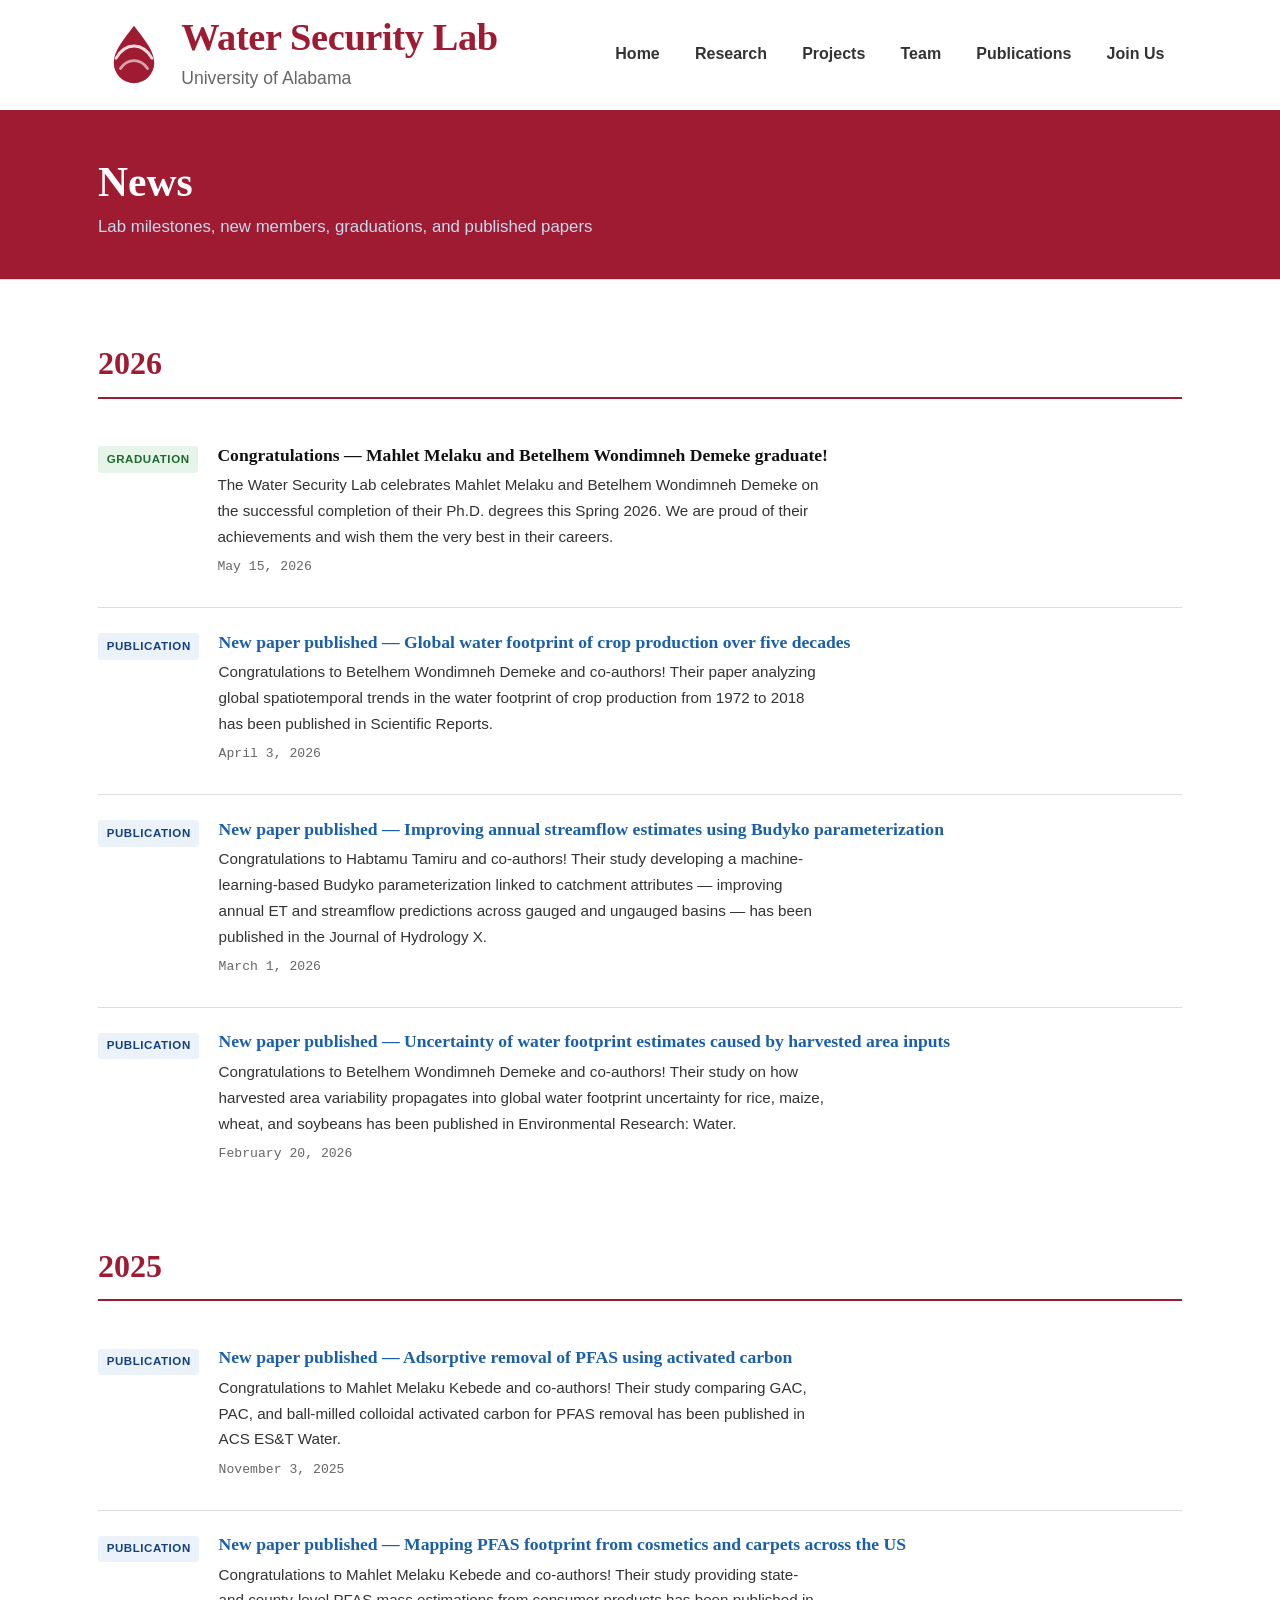
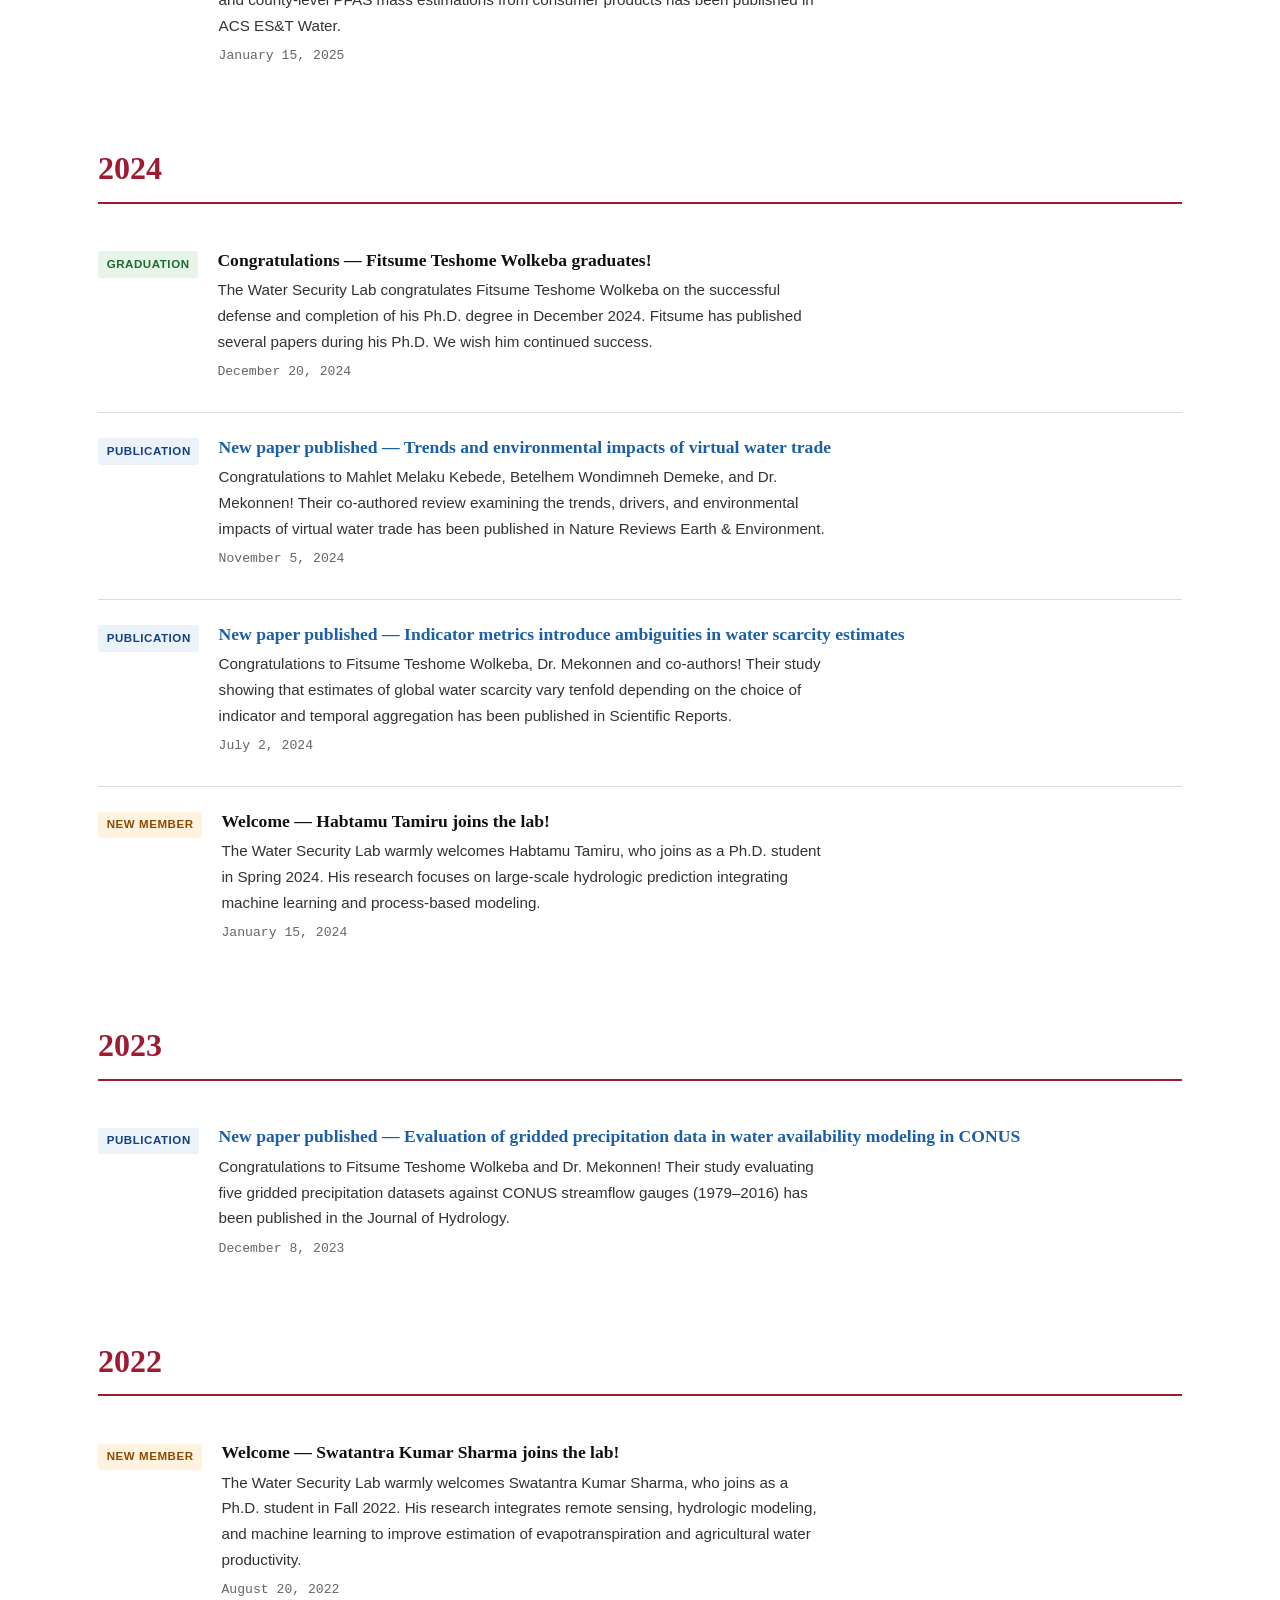
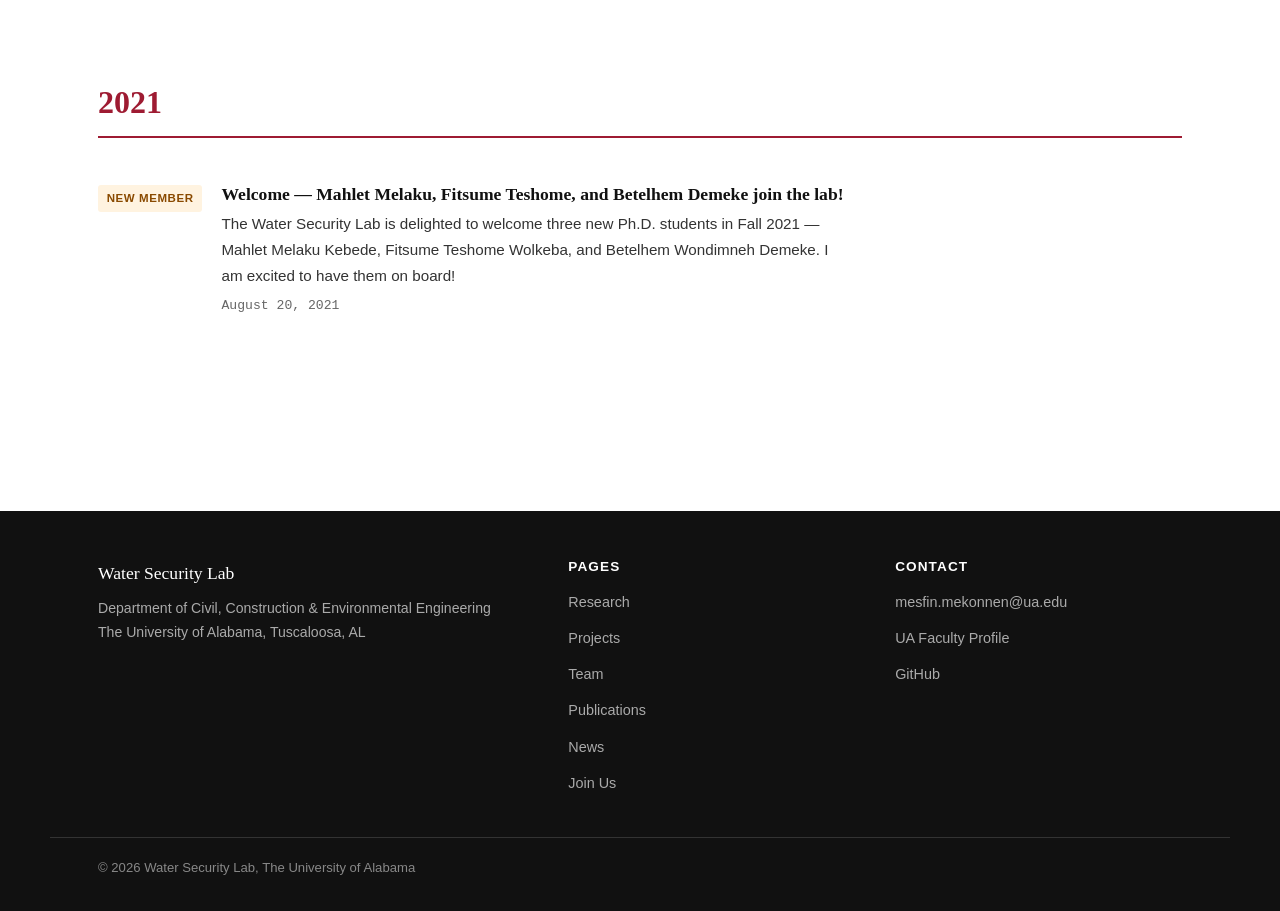
<file: news.html>
<!doctype html>
<html lang="en">
<head>
<meta charset="UTF-8">
<meta name="viewport" content="width=device-width, initial-scale=1.0">
<title>News — Water Security Lab</title>
<link rel="icon" href="assets/img/favicon.svg" type="image/svg+xml">
<link rel="stylesheet" href="css/style.css">
<style>
  .news-year-group { margin-bottom: 2.8rem; }
  .news-year-label {
    font-family: var(--font-head);
    font-size: 2rem;
    font-weight: bold;
    color: var(--crimson);
    border-bottom: 2px solid var(--crimson);
    padding-bottom: 0.4rem;
    margin-bottom: 1.4rem;
  }
  .news-item {
    padding: 1.4rem 0;
    border-bottom: 1px solid var(--border);
    display: grid;
    grid-template-columns: auto 1fr;
    gap: 1.2rem;
    align-items: start;
  }
  .news-item:last-child { border-bottom: none; }
  .news-tag-badge {
    font-size: 0.72rem;
    font-weight: bold;
    text-transform: uppercase;
    letter-spacing: 0.05em;
    padding: 0.3em 0.75em;
    border-radius: 3px;
    white-space: nowrap;
    margin-top: 0.15rem;
  }
  .tag-publication { background: #EBF2FA; color: #124080; }
  .tag-graduation  { background: #E6F4EA; color: #1E6B2E; }
  .tag-new-member  { background: #FFF3E0; color: #8A4A00; }
  .tag-announcement { background: #F3E7D2; color: #7A5418; }

  .news-content h3 {
    font-size: 1.1rem;
    color: var(--black);
    margin-bottom: 0.35rem;
    line-height: 1.3;
  }
  .news-content h3 a { color: var(--blue); text-decoration: none; }
  .news-content h3 a:hover { text-decoration: underline; }
  .news-content p { color: var(--gray-dark); font-size: 0.95rem; margin-bottom: 0.4rem; }
  .news-date { font-size: 0.82rem; color: var(--gray-mid); font-family: var(--font-mono); }
</style>
</head>
<body>

<header class="site-header">
  <div class="nav">
    <a class="brand" href="index.html">
      <svg class="brand-mark" viewBox="0 0 64 64" xmlns="http://www.w3.org/2000/svg">
        <path d="M32 6c9 12 18 22 18 33a18 18 0 1 1-36 0c0-11 9-21 18-33Z" fill="#9E1B32"/>
        <path d="M16 35c4-7 9-11 16-11s12 4 16 11" fill="none" stroke="#FFFFFF" stroke-width="2.5" stroke-linecap="round" opacity="0.85"/>
        <path d="M20 44c3-4.5 7-7 12-7s9 2.5 12 7" fill="none" stroke="#FFFFFF" stroke-width="2.5" stroke-linecap="round" opacity="0.6"/>
      </svg>
      <span>
        <span class="brand-name">Water Security Lab</span>
        <span class="brand-sub">University of Alabama</span>
      </span>
    </a>
    <button class="nav-toggle" aria-label="Toggle navigation">
      <svg viewBox="0 0 24 24" fill="none" stroke="currentColor" stroke-width="2"><path d="M4 7h16M4 12h16M4 17h16"/></svg>
    </button>
    <ul class="nav-links">
      <li><a href="index.html">Home</a></li>
      <li><a href="research.html">Research</a></li>
      <li><a href="projects.html">Projects</a></li>
      <li><a href="team.html">Team</a></li>
      <li><a href="publications.html">Publications</a></li>
      <li><a href="positions.html">Join Us</a></li>
    </ul>
  </div>
</header>

<main>
  <section class="page-hero">
    <div class="wrap">
      <h1>News</h1>
      <p>Lab milestones, new members, graduations, and published papers</p>
    </div>
  </section>

  <section class="section">
    <div class="wrap" id="news-container">
      <p class="state-msg">Loading news…</p>
    </div>
  </section>
</main>

<footer class="site-footer">
  <div class="footer-inner">
    <div>
      <span class="footer-name">Water Security Lab</span>
      <p>Department of Civil, Construction & Environmental Engineering<br>The University of Alabama, Tuscaloosa, AL</p>
    </div>
    <div>
      <h4>Pages</h4>
      <ul class="footer-links">
        <li><a href="research.html">Research</a></li>
        <li><a href="projects.html">Projects</a></li>
        <li><a href="team.html">Team</a></li>
        <li><a href="publications.html">Publications</a></li>
        <li><a href="news.html">News</a></li>
        <li><a href="positions.html">Join Us</a></li>
      </ul>
    </div>
    <div>
      <h4>Contact</h4>
      <ul class="footer-links">
        <li><a href="mailto:mesfin.mekonnen@ua.edu">mesfin.mekonnen@ua.edu</a></li>
        <li><a href="https://eng.ua.edu/eng-directory/dr-mesfin-mekonnen/" target="_blank" rel="noopener">UA Faculty Profile</a></li>
        <li><a href="https://github.com/WaterFootPrint-lab" target="_blank" rel="noopener">GitHub</a></li>
      </ul>
    </div>
  </div>
  <div class="footer-bottom">© <span id="yr"></span> Water Security Lab, The University of Alabama</div>
</footer>

<script src="js/main.js"></script>
<script>
document.getElementById('yr').textContent = new Date().getFullYear();

function tagClass(tag) {
  if (!tag) return 'tag-announcement';
  const t = tag.toLowerCase();
  if (t.includes('pub')) return 'tag-publication';
  if (t.includes('grad')) return 'tag-graduation';
  if (t.includes('member')) return 'tag-new-member';
  return 'tag-announcement';
}

function fmtDate(iso) {
  const d = new Date(iso + 'T00:00:00');
  return d.toLocaleDateString('en-US', { month: 'long', day: 'numeric', year: 'numeric' });
}

async function renderNewsByYear() {
  const el = document.getElementById('news-container');
  const data = await loadJSON('data/news.json');
  if (!data || data.length === 0) { el.innerHTML = '<p class="state-msg">No news yet.</p>'; return; }

  const sorted = [...data].sort((a, b) => new Date(b.date) - new Date(a.date));

  // Group by year
  const byYear = {};
  sorted.forEach(n => {
    const y = new Date(n.date + 'T00:00:00').getFullYear();
    if (!byYear[y]) byYear[y] = [];
    byYear[y].push(n);
  });

  const years = Object.keys(byYear).sort((a, b) => b - a);

  el.innerHTML = years.map(year => `
    <div class="news-year-group">
      <div class="news-year-label">${year}</div>
      ${byYear[year].map(n => `
        <div class="news-item">
          <span class="news-tag-badge ${tagClass(n.tag)}">${n.tag || 'News'}</span>
          <div class="news-content">
            <h3>${n.link
              ? `<a href="${n.link}" target="_blank" rel="noopener">${n.title}</a>`
              : n.title}</h3>
            <p>${n.body}</p>
            <div class="news-date">${fmtDate(n.date)}</div>
          </div>
        </div>`).join('')}
    </div>`).join('');
}

renderNewsByYear();
</script>
</body>
</html>
</file>
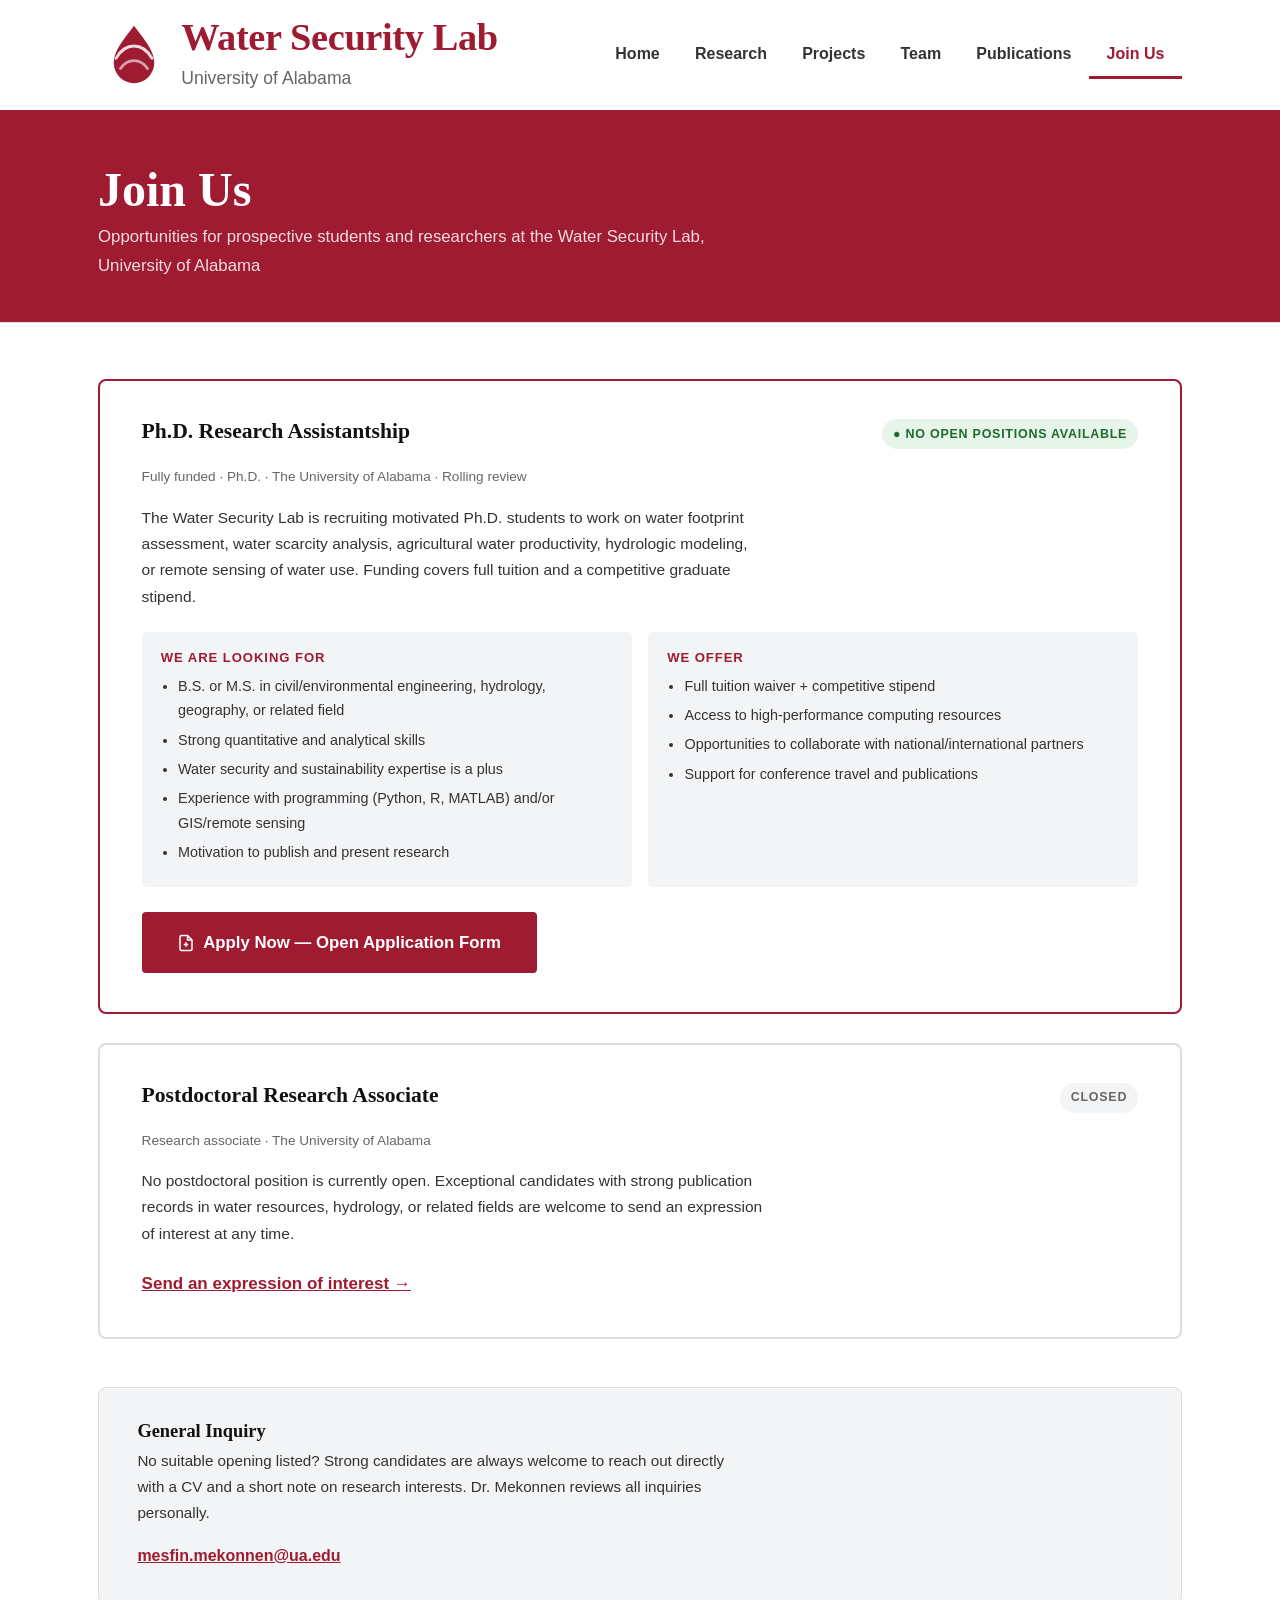
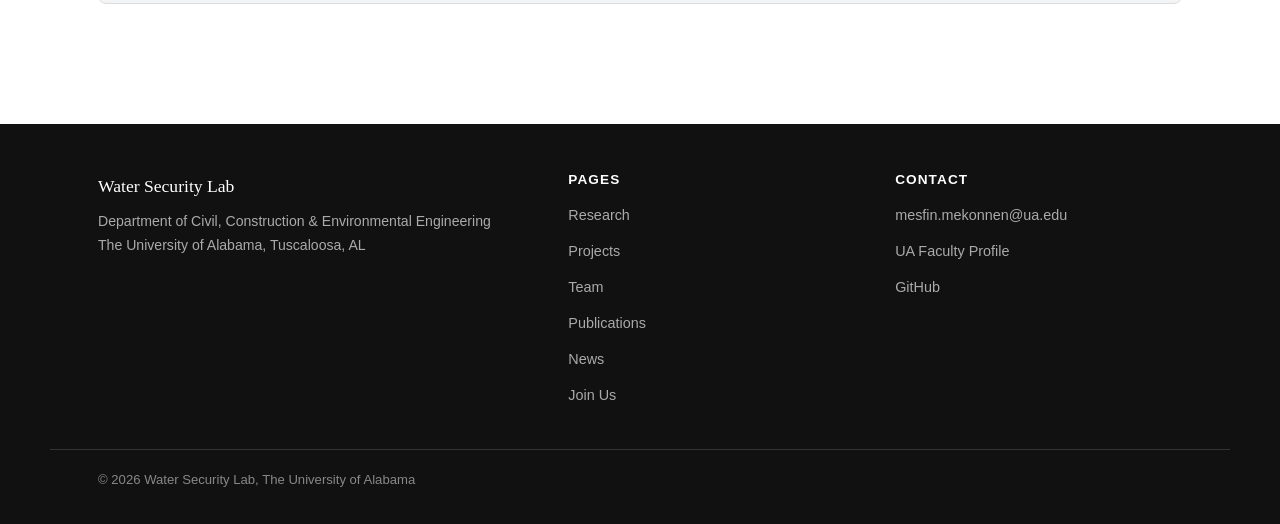
<file: positions.html>
<!doctype html>
<html lang="en">
<head>
<meta charset="UTF-8">
<meta name="viewport" content="width=device-width, initial-scale=1.0">
<title>Join Us — Water Security Lab</title>
<link rel="icon" href="assets/img/favicon.svg" type="image/svg+xml">
<link rel="stylesheet" href="css/style.css">
<style>
  /* ── Positions page specific ── */
  .pos-hero { background: var(--crimson); padding: 3rem 0 2.6rem; }
  .pos-hero h1 { color: #fff; margin-bottom: 0.3rem; }
  .pos-hero p  { color: rgba(255,255,255,0.85); margin: 0; font-size: 1.05rem; }

  .pos-card {
    border: 2px solid var(--crimson);
    border-radius: 8px;
    padding: 2.4rem 2.6rem;
    background: #fff;
    margin-bottom: 1.8rem;
  }
  .pos-card-head {
    display: flex;
    justify-content: space-between;
    align-items: flex-start;
    gap: 1.5rem;
    flex-wrap: wrap;
    margin-bottom: 1rem;
  }
  .pos-card h3 { font-size: 1.35rem; color: var(--black); margin: 0; }
  .pos-badge-open {
    background: #E6F4EA;
    color: #1E6B2E;
    font-size: 0.78rem;
    font-weight: bold;
    text-transform: uppercase;
    letter-spacing: 0.06em;
    padding: 0.35em 0.9em;
    border-radius: 20px;
    white-space: nowrap;
    flex-shrink: 0;
  }
  .pos-badge-closed {
    background: var(--gray-light);
    color: var(--gray-mid);
    font-size: 0.78rem;
    font-weight: bold;
    text-transform: uppercase;
    letter-spacing: 0.06em;
    padding: 0.35em 0.9em;
    border-radius: 20px;
    white-space: nowrap;
    flex-shrink: 0;
  }
  .pos-meta {
    font-size: 0.85rem;
    color: var(--gray-mid);
    margin-bottom: 1rem;
  }
  .pos-card p { color: var(--gray-dark); margin-bottom: 1.4rem; font-size: 0.97rem; }

  .pos-what {
    display: grid;
    grid-template-columns: 1fr 1fr;
    gap: 1rem;
    margin-bottom: 1.6rem;
  }
  @media (max-width: 600px) { .pos-what { grid-template-columns: 1fr; } }
  .pos-what-box {
    background: var(--gray-light);
    border-radius: 5px;
    padding: 1.1rem 1.2rem;
  }
  .pos-what-box h4 {
    font-size: 0.82rem;
    text-transform: uppercase;
    letter-spacing: 0.07em;
    color: var(--crimson);
    margin-bottom: 0.5rem;
    font-family: var(--font-body);
  }
  .pos-what-box ul {
    padding-left: 1.2em;
    font-size: 0.9rem;
    color: var(--gray-dark);
  }
  .pos-what-box ul li { margin-bottom: 0.3rem; }

  .apply-btn {
    display: inline-flex;
    align-items: center;
    gap: 0.5rem;
    background: var(--crimson);
    color: #fff;
    font-size: 1.05rem;
    font-weight: bold;
    padding: 0.85em 2em;
    border-radius: 4px;
    text-decoration: none;
    border: 2px solid var(--crimson);
    transition: background 0.15s, transform 0.15s;
  }
  .apply-btn:hover { background: var(--crimson-dark); border-color: var(--crimson-dark); transform: translateY(-2px); color: #fff; }
  .apply-btn svg { width: 18px; height: 18px; }

  .contact-simple {
    margin-top: 3rem;
    padding: 2rem 2.4rem;
    border: 1px solid var(--border);
    border-radius: 8px;
    background: var(--gray-light);
  }
  .contact-simple h3 { font-size: 1.15rem; margin-bottom: 0.4rem; }
  .contact-simple p  { color: var(--gray-dark); margin-bottom: 1rem; font-size: 0.95rem; }
  .contact-simple a.email-link {
    font-weight: bold;
    color: var(--crimson);
    font-size: 1rem;
  }
</style>
</head>
<body>

<header class="site-header">
  <div class="nav">
    <a class="brand" href="index.html">
      <svg class="brand-mark" viewBox="0 0 64 64" xmlns="http://www.w3.org/2000/svg">
        <path d="M32 6c9 12 18 22 18 33a18 18 0 1 1-36 0c0-11 9-21 18-33Z" fill="#9E1B32"/>
        <path d="M16 35c4-7 9-11 16-11s12 4 16 11" fill="none" stroke="#FFFFFF" stroke-width="2.5" stroke-linecap="round" opacity="0.85"/>
        <path d="M20 44c3-4.5 7-7 12-7s9 2.5 12 7" fill="none" stroke="#FFFFFF" stroke-width="2.5" stroke-linecap="round" opacity="0.6"/>
      </svg>
      <span>
        <span class="brand-name">Water Security Lab</span>
        <span class="brand-sub">University of Alabama</span>
      </span>
    </a>
    <button class="nav-toggle" aria-label="Toggle navigation">
      <svg viewBox="0 0 24 24" fill="none" stroke="currentColor" stroke-width="2"><path d="M4 7h16M4 12h16M4 17h16"/></svg>
    </button>
    <ul class="nav-links">
      <li><a href="index.html">Home</a></li>
      <li><a href="research.html">Research</a></li>
      <li><a href="projects.html">Projects</a></li>
      <li><a href="team.html">Team</a></li>
      <li><a href="publications.html">Publications</a></li>
      <li><a href="positions.html">Join Us</a></li>
    </ul>
  </div>
</header>

<main>

  <section class="pos-hero">
    <div class="wrap">
      <h1>Join Us</h1>
      <p>Opportunities for prospective students and researchers at the Water Security Lab, University of Alabama</p>
    </div>
  </section>

  <section class="section">
    <div class="wrap">

      <!-- ── OPEN POSITION ── -->
      <div class="pos-card">
        <div class="pos-card-head">
          <h3>Ph.D. Research Assistantship</h3>
          <span class="pos-badge-open">● No Open Positions available</span>
        </div>
        <div class="pos-meta">Fully funded · Ph.D. · The University of Alabama · Rolling review</div>

        <p>The Water Security Lab is recruiting motivated Ph.D. students to work on water footprint assessment, water scarcity analysis, agricultural water productivity, hydrologic modeling, or remote sensing of water use. Funding covers full tuition and a competitive graduate stipend.</p>

        <div class="pos-what">
          <div class="pos-what-box">
            <h4>We are looking for</h4>
            <ul>
              <li>B.S. or M.S. in civil/environmental engineering, hydrology, geography, or related field</li>
              <li>Strong quantitative and analytical skills</li>
              <li>Water security and sustainability expertise is a plus</li>
              <li>Experience with programming (Python, R, MATLAB) and/or GIS/remote sensing</li>
              <li>Motivation to publish and present research</li>
            </ul>
          </div>
          <div class="pos-what-box">
            <h4>We offer</h4>
            <ul>
              <li>Full tuition waiver + competitive stipend</li>
              <li>Access to high-performance computing resources</li>
              <li>Opportunities to collaborate with national/international partners</li>
              <li>Support for conference travel and publications</li>
            </ul>
          </div>
        </div>

        <a class="apply-btn" href="https://docs.google.com/forms/d/e/1FAIpQLSdfmIzboSr0Ai9QRWBizG9ffOtq3K_Sbwm7Pm_Q-ihvr3qSWA/viewform?usp=sharing&ouid=106795202336060270836" target="_blank" rel="noopener">
          <svg viewBox="0 0 24 24" fill="none" stroke="currentColor" stroke-width="2"><path d="M14 2H6a2 2 0 0 0-2 2v16a2 2 0 0 0 2 2h12a2 2 0 0 0 2-2V8l-6-6z"/><path d="M14 2v6h6M12 11v6M9 14h6"/></svg>
          Apply Now — Open Application Form
        </a>
      </div>

      <!-- ── POSTDOC ── -->
      <div class="pos-card" style="border-color: var(--border);">
        <div class="pos-card-head">
          <h3>Postdoctoral Research Associate</h3>
          <span class="pos-badge-closed">Closed</span>
        </div>
        <div class="pos-meta">Research associate · The University of Alabama</div>
        <p>No postdoctoral position is currently open. Exceptional candidates with strong publication records in water resources, hydrology, or related fields are welcome to send an expression of interest at any time.</p>
        <a href="mailto:mesfin.mekonnen@ua.edu?subject=Postdoc%20Expression%20of%20Interest%20-%20Water%20Footprint%20Lab" class="email-link" style="font-weight:bold; color:var(--crimson);">Send an expression of interest →</a>
      </div>

      <!-- ── GENERAL CONTACT ── -->
      <div class="contact-simple">
        <h3>General Inquiry</h3>
        <p>No suitable opening listed? Strong candidates are always welcome to reach out directly with a CV and a short note on research interests. Dr. Mekonnen reviews all inquiries personally.</p>
        <a class="email-link" href="mailto:mesfin.mekonnen@ua.edu?subject=Research%20Inquiry%20-%20Water%20Footprint%20Lab">
          mesfin.mekonnen@ua.edu
        </a>
      </div>

    </div>
  </section>

</main>

<footer class="site-footer">
  <div class="footer-inner">
    <div>
      <span class="footer-name">Water Security Lab</span>
      <p>Department of Civil, Construction & Environmental Engineering<br>The University of Alabama, Tuscaloosa, AL</p>
    </div>
    <div>
      <h4>Pages</h4>
      <ul class="footer-links">
        <li><a href="research.html">Research</a></li>
        <li><a href="projects.html">Projects</a></li>
        <li><a href="team.html">Team</a></li>
        <li><a href="publications.html">Publications</a></li>
        <li><a href="news.html">News</a></li>
        <li><a href="positions.html">Join Us</a></li>
      </ul>
    </div>
    <div>
      <h4>Contact</h4>
      <ul class="footer-links">
        <li><a href="mailto:mesfin.mekonnen@ua.edu">mesfin.mekonnen@ua.edu</a></li>
        <li><a href="https://eng.ua.edu/eng-directory/dr-mesfin-mekonnen/" target="_blank" rel="noopener">UA Faculty Profile</a></li>
        <li><a href="https://github.com/WaterFootPrint-lab" target="_blank" rel="noopener">GitHub</a></li>
      </ul>
    </div>
  </div>
  <div class="footer-bottom">© <span id="yr"></span> Water Security Lab, The University of Alabama</div>
</footer>

<script src="js/main.js"></script>
<script>document.getElementById('yr').textContent = new Date().getFullYear();</script>
</body>
</html>
</file>
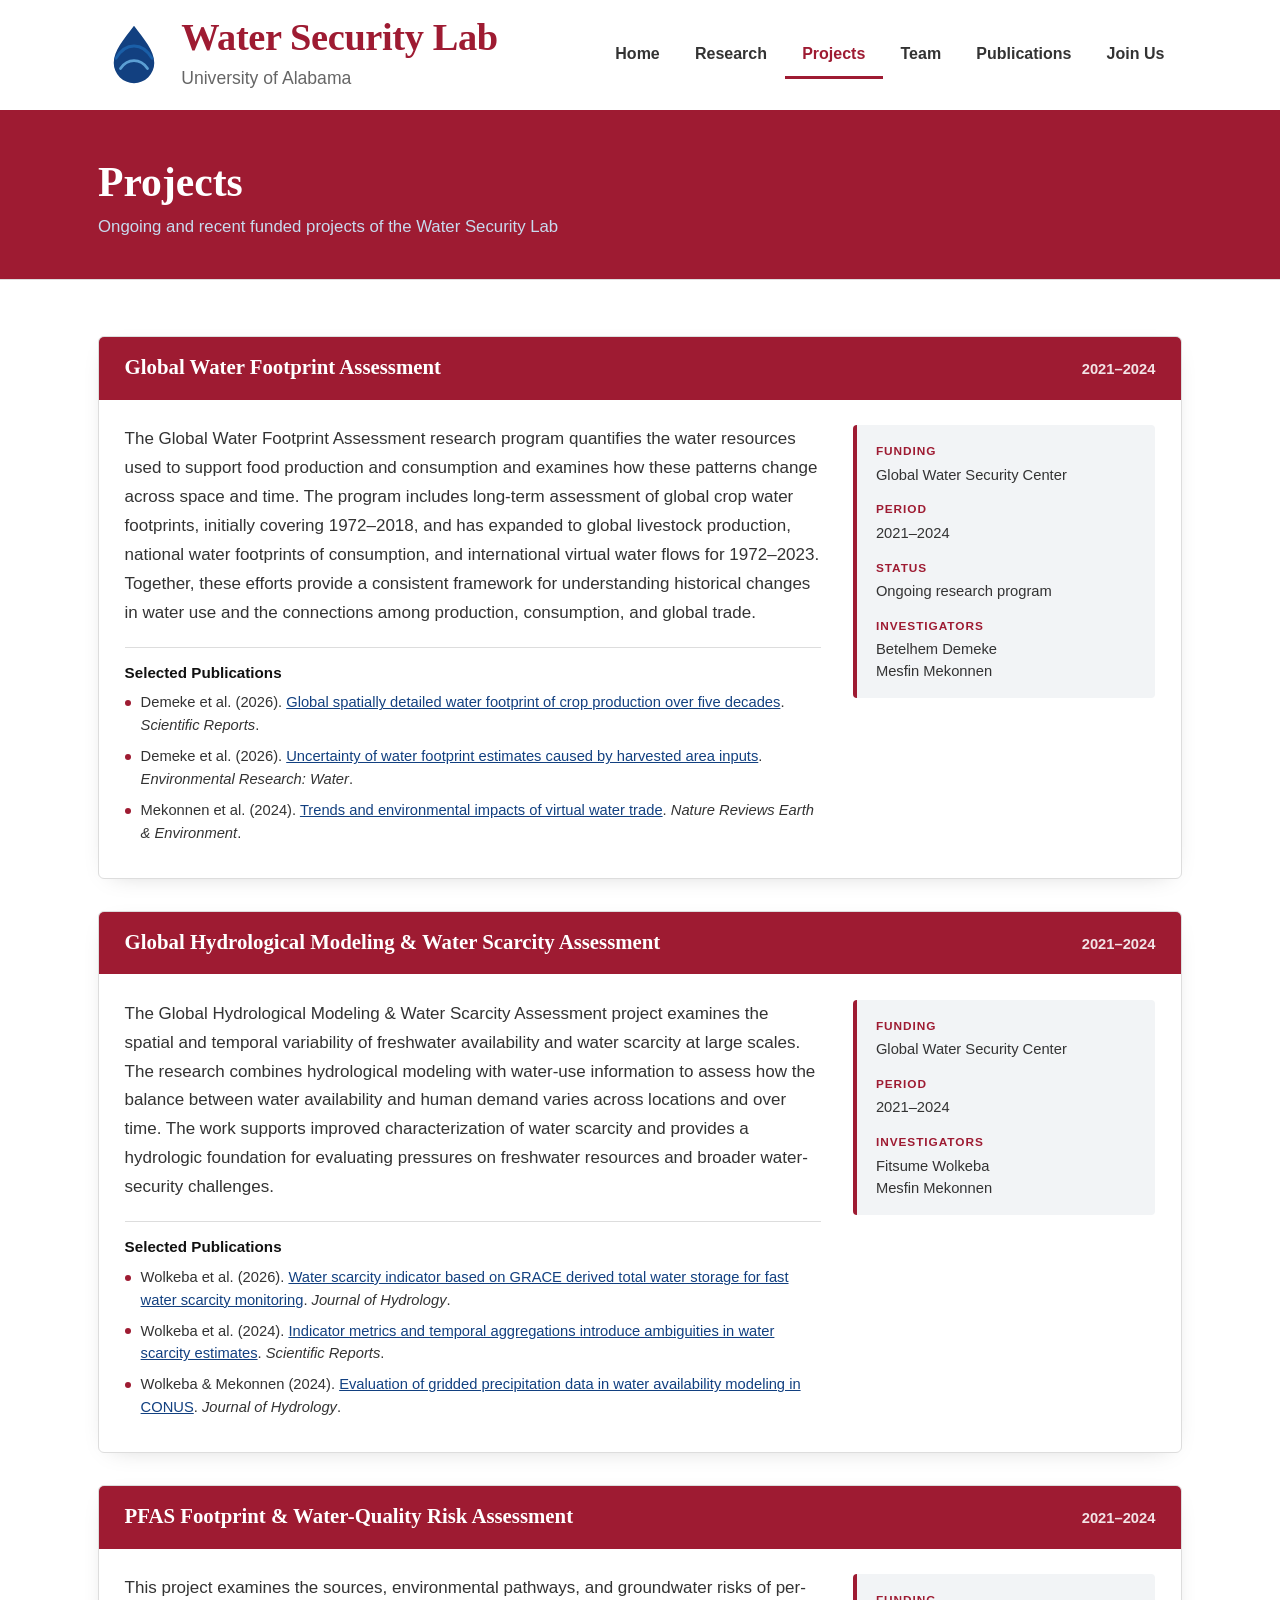
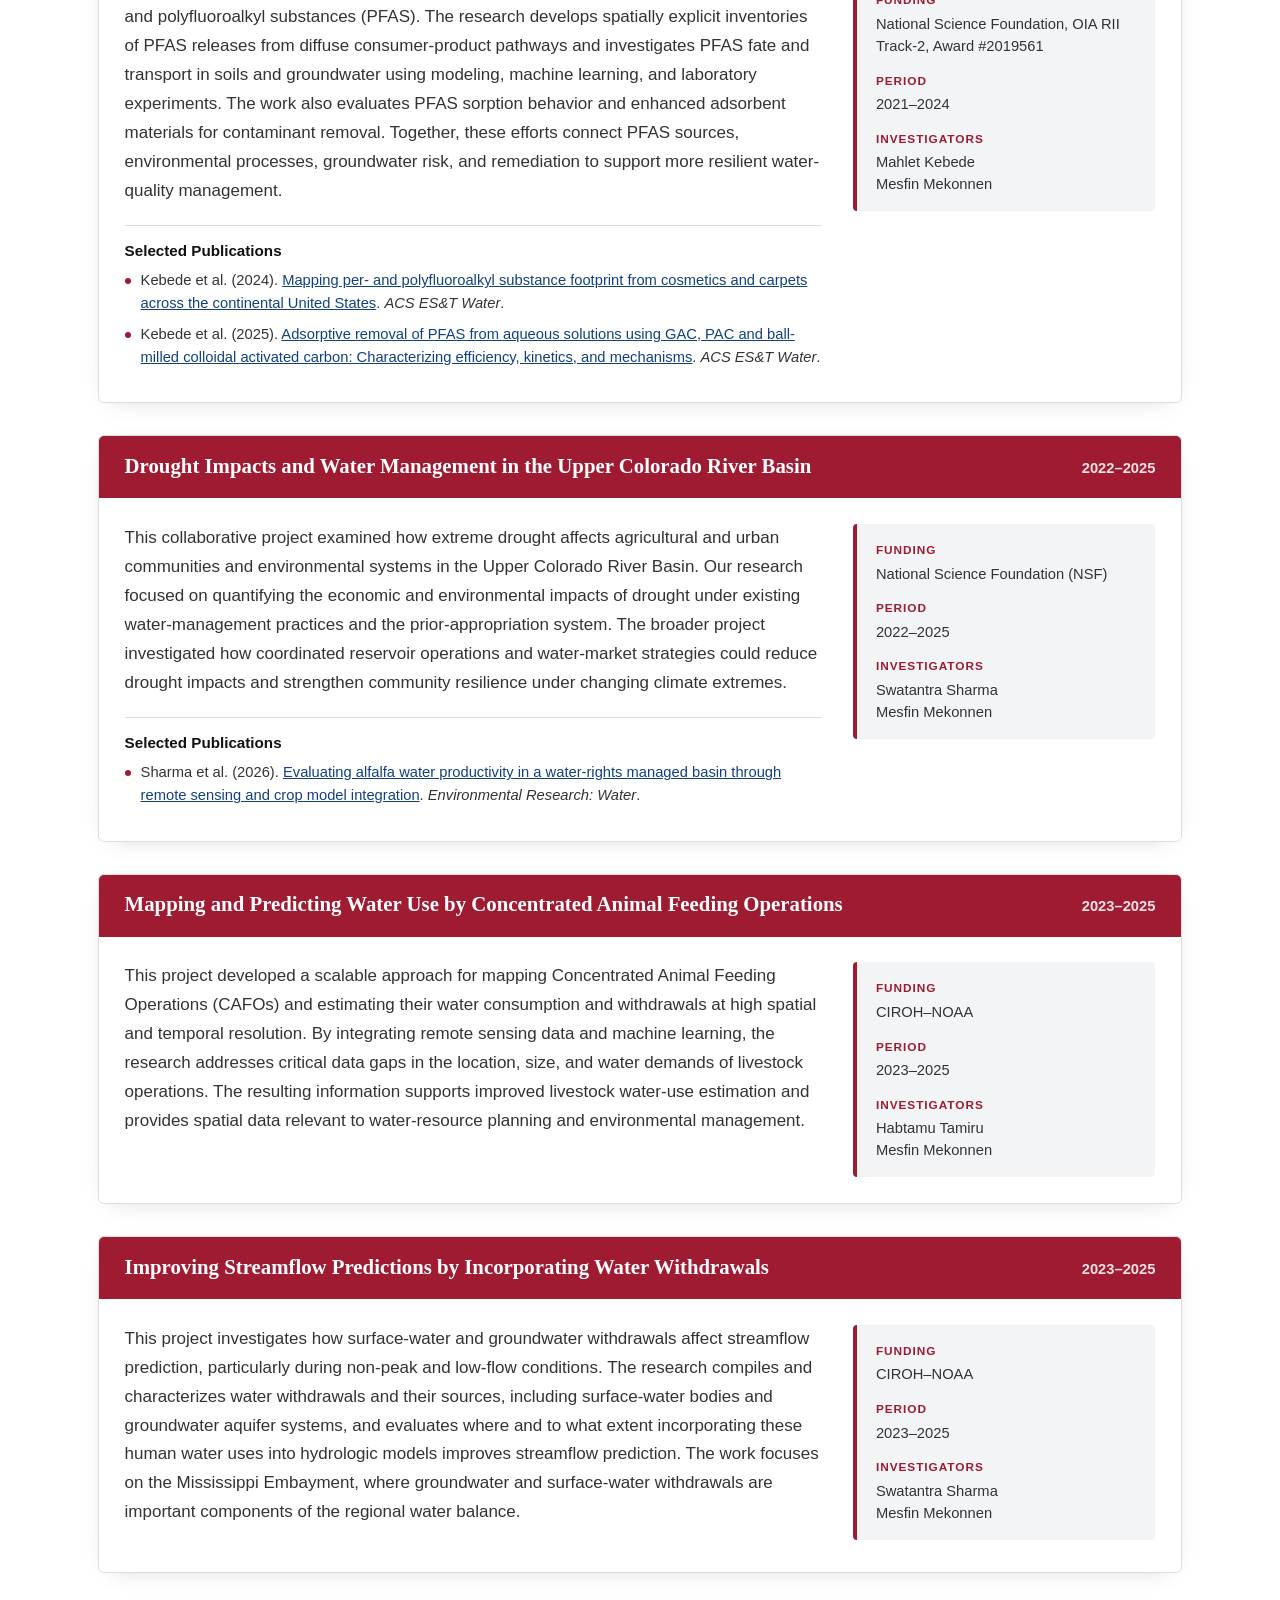
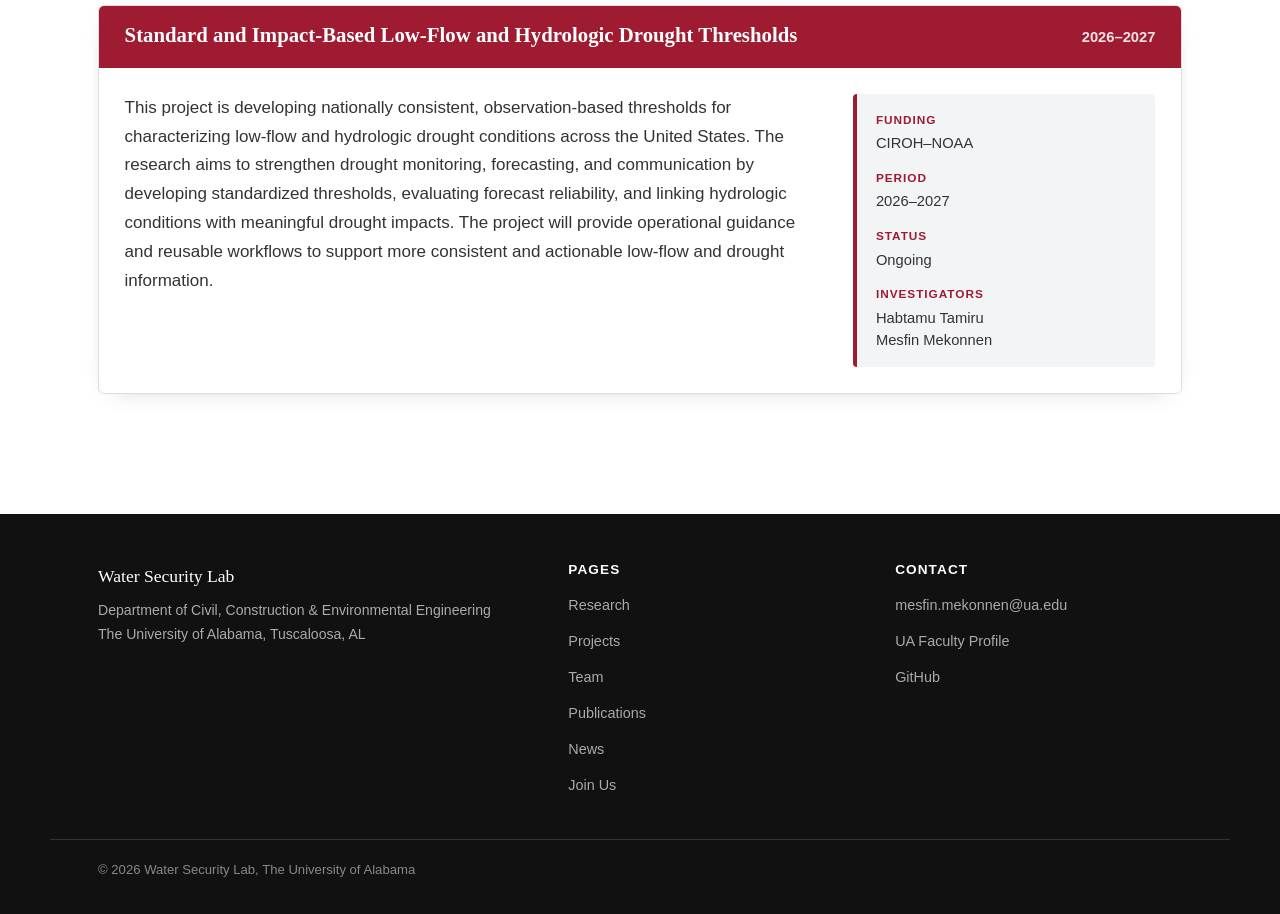
<file: projects.html>
<!doctype html>
<html lang="en">
<head>
<meta charset="UTF-8">
<meta name="viewport" content="width=device-width, initial-scale=1.0">
<title>Projects — Water Security Lab</title>
<link rel="icon" href="assets/img/favicon.svg" type="image/svg+xml">
<link rel="stylesheet" href="css/style.css">
</head>
<body>

<header class="site-header">
  <div class="nav">
    <a class="brand" href="index.html">
      <svg class="brand-mark" viewBox="0 0 64 64" xmlns="http://www.w3.org/2000/svg">
        <path d="M32 6c9 12 18 22 18 33a18 18 0 1 1-36 0c0-11 9-21 18-33Z" fill="#124080"/>
        <path d="M16 35c4-7 9-11 16-11s12 4 16 11" fill="none" stroke="#1A5FA8" stroke-width="2.5" stroke-linecap="round"/>
        <path d="M20 44c3-4.5 7-7 12-7s9 2.5 12 7" fill="none" stroke="#5B9FD4" stroke-width="2.5" stroke-linecap="round"/>
      </svg>
      <span>
        <span class="brand-name">Water Security Lab</span>
        <span class="brand-sub">University of Alabama</span>
      </span>
    </a>
    <button class="nav-toggle" aria-label="Toggle navigation">
      <svg viewBox="0 0 24 24" fill="none" stroke="currentColor" stroke-width="2"><path d="M4 7h16M4 12h16M4 17h16"/></svg>
    </button>
    <ul class="nav-links">
      <li><a href="index.html">Home</a></li>
      <li><a href="research.html">Research</a></li>
      <li><a href="projects.html">Projects</a></li>
      <li><a href="team.html">Team</a></li>
      <li><a href="publications.html">Publications</a></li>
      <li><a href="positions.html">Join Us</a></li>
    </ul>
  </div>
</header>

<main>
  <section class="page-hero">
    <div class="wrap">
      <h1>Projects</h1>
      <p>Ongoing and recent funded projects of the Water Security Lab</p>
    </div>
  </section>

  <section class="section">
    <div class="wrap">
      <div class="project-list" id="project-list">
        <p class="state-msg">Loading projects…</p>
      </div>
    </div>
  </section>
</main>

<footer class="site-footer">
  <div class="footer-inner">
    <div>
      <span class="footer-name">Water Security Lab</span>
      <p>Department of Civil, Construction & Environmental Engineering<br>The University of Alabama, Tuscaloosa, AL</p>
    </div>
    <div>
      <h4>Pages</h4>
      <ul class="footer-links">
        <li><a href="research.html">Research</a></li>
        <li><a href="projects.html">Projects</a></li>
        <li><a href="team.html">Team</a></li>
        <li><a href="publications.html">Publications</a></li>
        <li><a href="news.html">News</a></li>
        <li><a href="positions.html">Join Us</a></li>
      </ul>
    </div>
    <div>
      <h4>Contact</h4>
      <ul class="footer-links">
        <li><a href="mailto:mesfin.mekonnen@ua.edu">mesfin.mekonnen@ua.edu</a></li>
        <li><a href="https://eng.ua.edu/eng-directory/dr-mesfin-mekonnen/" target="_blank" rel="noopener">UA Faculty Profile</a></li>
        <li><a href="https://github.com/WaterFootPrint-lab" target="_blank" rel="noopener">GitHub</a></li>
      </ul>
    </div>
  </div>
  <div class="footer-bottom">© <span id="yr"></span> Water Security Lab, The University of Alabama</div>
</footer>

<script src="js/main.js"></script>
<script>
  document.getElementById('yr').textContent = new Date().getFullYear();
  renderProjects('#project-list');
</script>
</body>
</html>
</file>
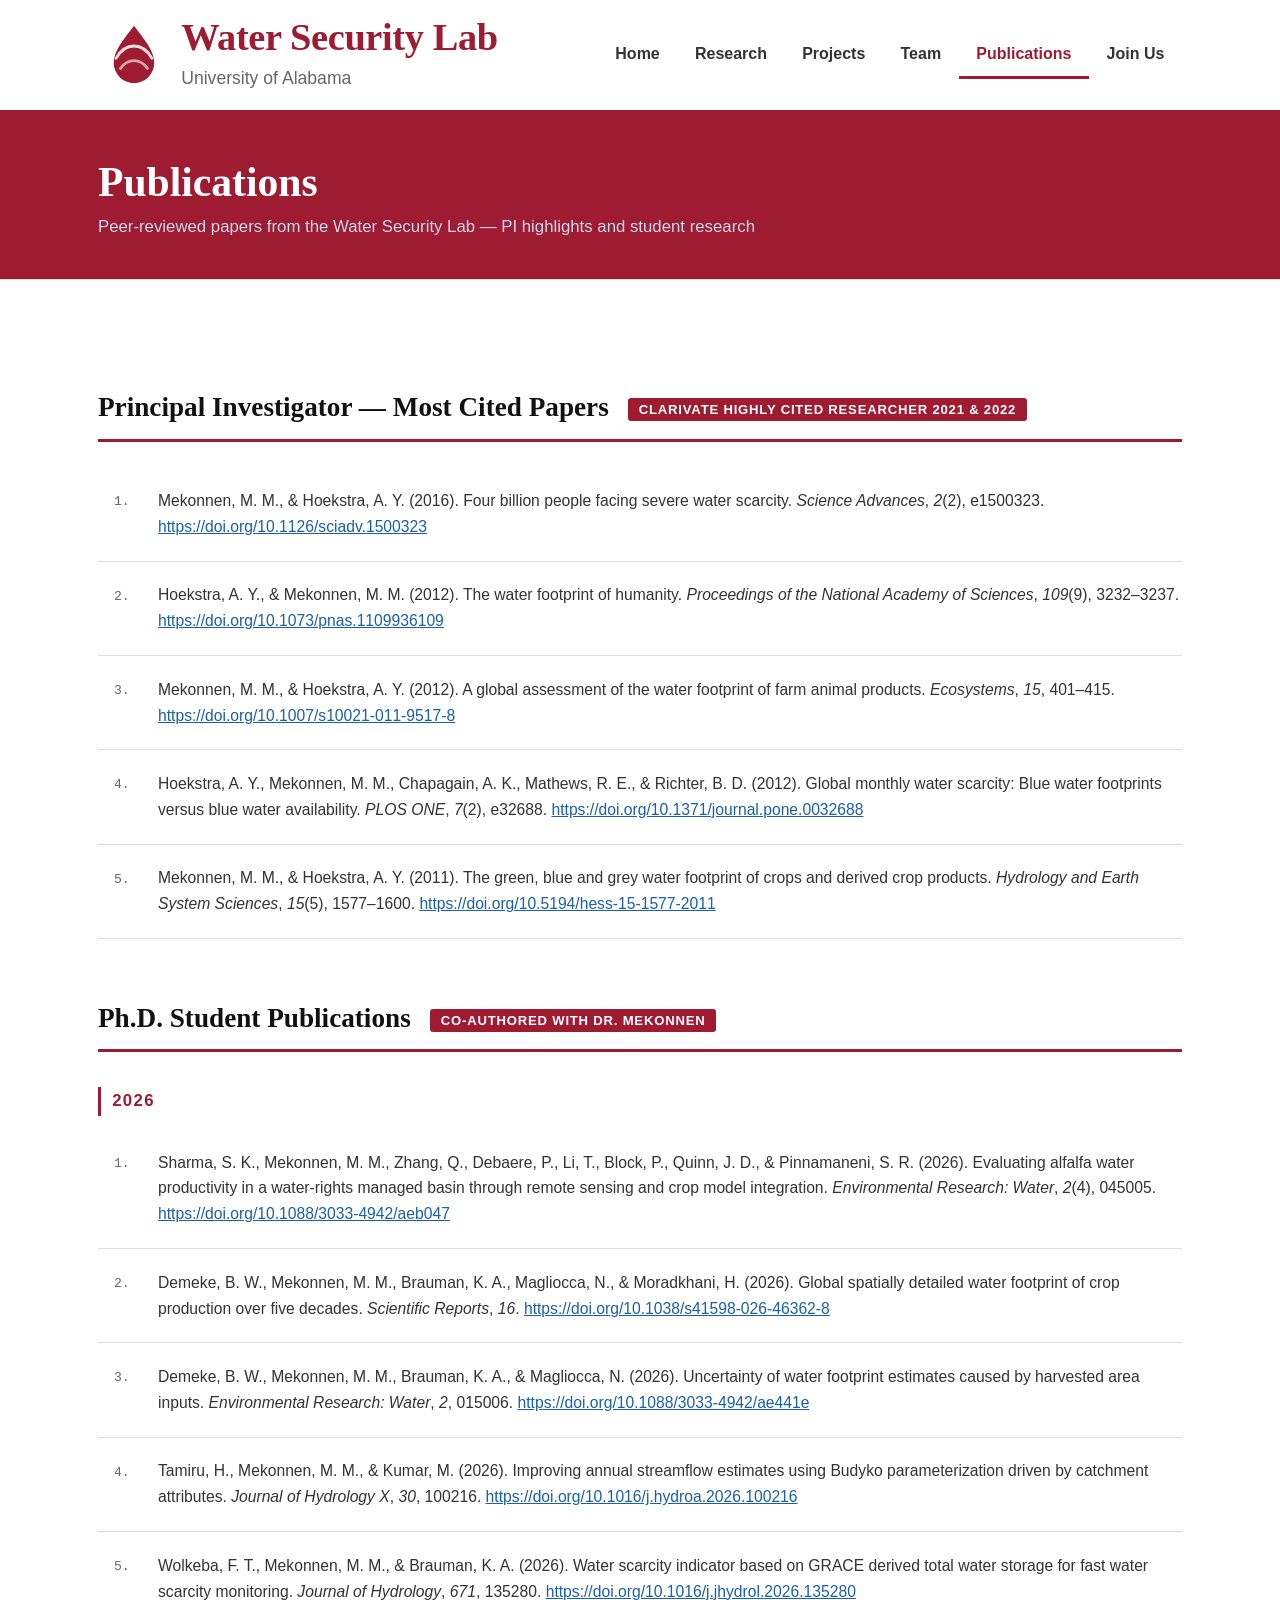
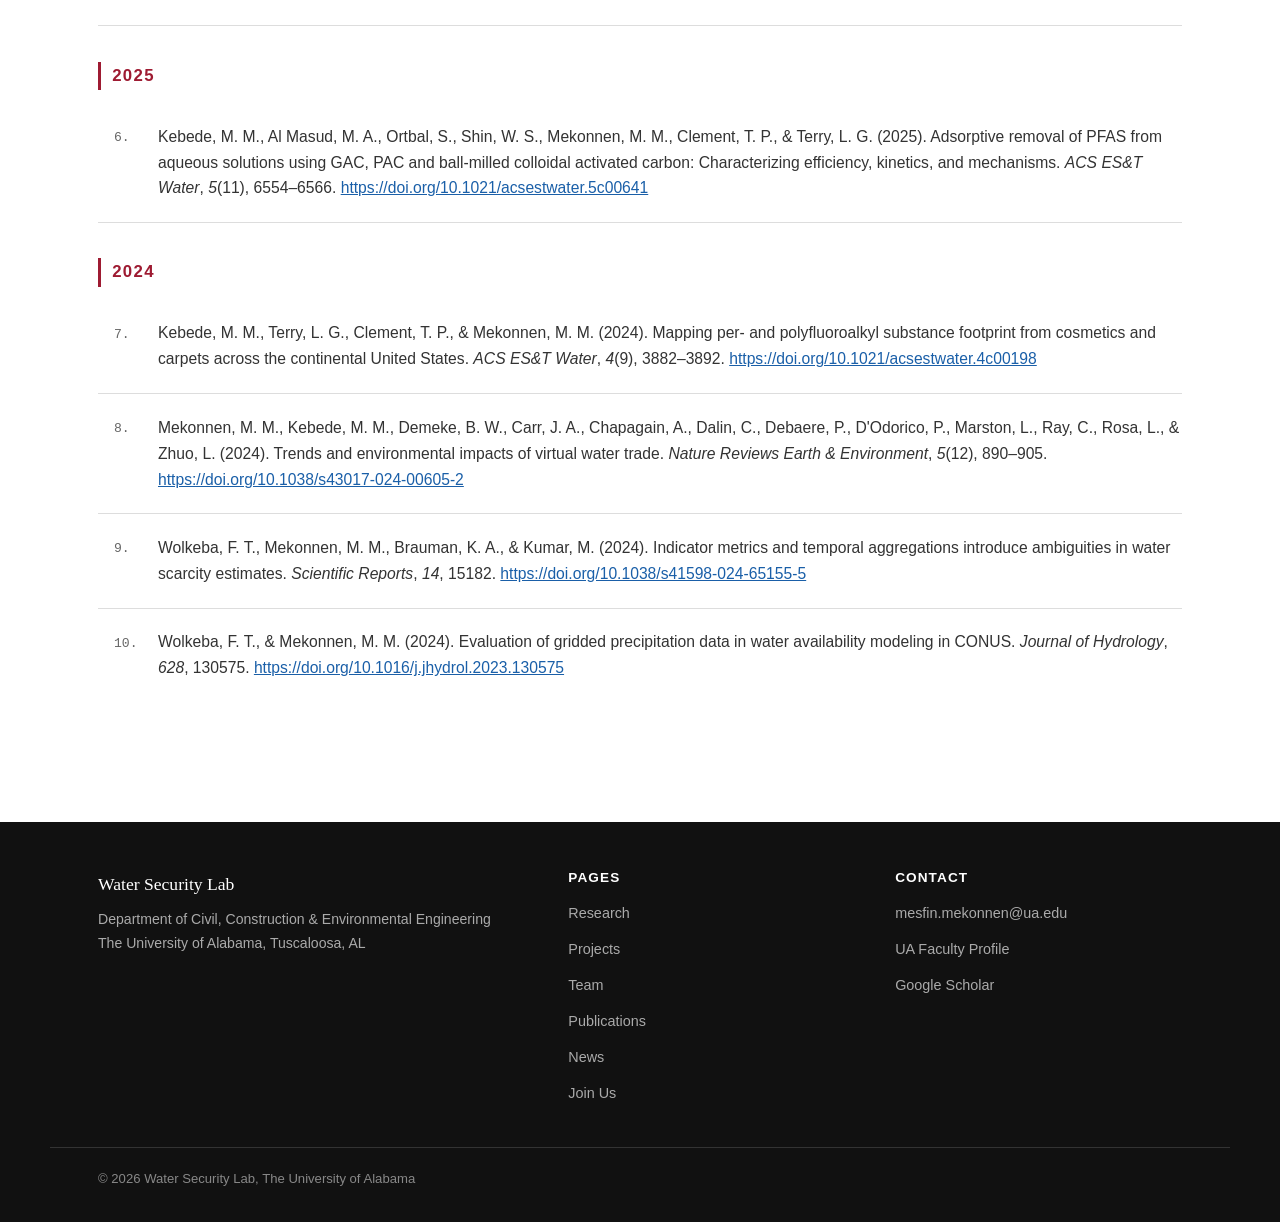
<file: publications.html>
<!doctype html>
<html lang="en">
<head>
<meta charset="UTF-8">
<meta name="viewport" content="width=device-width, initial-scale=1.0">
<title>Publications — Water Security Lab</title>
<link rel="icon" href="assets/img/favicon.svg" type="image/svg+xml">
<link rel="stylesheet" href="css/style.css">
<style>
  /* ── Year-grouped publication list ── */
  .pub-section-title {
    font-family: var(--font-head);
    font-size: 1.7rem;
    font-weight: bold;
    color: var(--black);
    margin: 3rem 0 1.6rem;
    padding-bottom: 0.5rem;
    border-bottom: 3px solid var(--crimson);
  }
  .pub-section-title span {
    background: var(--crimson);
    color: #fff;
    font-size: 0.82rem;
    font-weight: bold;
    text-transform: uppercase;
    letter-spacing: 0.06em;
    padding: 0.3em 0.8em;
    border-radius: 3px;
    margin-left: 0.8rem;
    vertical-align: middle;
    font-family: var(--font-body);
  }

  .pub-year-label {
    font-family: var(--font-body);
    font-size: 1.05rem;
    font-weight: bold;
    color: var(--crimson);
    text-transform: uppercase;
    letter-spacing: 0.08em;
    margin: 2.2rem 0 0.8rem;
    padding-left: 0.7rem;
    border-left: 3px solid var(--crimson);
  }

  .pub-item {
    padding: 1.3rem 0 1.3rem 1rem;
    border-bottom: 1px solid var(--border);
    display: grid;
    grid-template-columns: auto 1fr;
    gap: 1rem;
    align-items: start;
  }
  .pub-item:last-child { border-bottom: none; }
  .pub-cite { font-size: 0.98rem; line-height: 1.65; color: var(--gray-dark); }
  .pub-cite em { font-style: italic; }
  .pub-cite a { color: var(--blue); overflow-wrap: anywhere; }

  .pub-num {
    font-family: var(--font-mono);
    font-size: 0.82rem;
    color: var(--gray-mid);
    padding-top: 0.2rem;
    min-width: 28px;
  }

  .pub-title {
    font-weight: bold;
    color: var(--black);
    font-size: 1rem;
    line-height: 1.35;
    margin-bottom: 0.3rem;
    display: block;
  }
  .pub-title a { color: var(--blue-dark); text-decoration: none; }
  .pub-title a:hover { text-decoration: underline; }

  .pub-authors { font-size: 0.92rem; color: var(--gray-dark); margin-bottom: 0.2rem; }
  .pub-venue   { font-size: 0.9rem; color: var(--gray-mid); font-style: italic; }
  .pub-venue strong { font-style: normal; color: var(--gray-dark); }

  .pub-student-badge {
    display: inline-block;
    font-size: 0.72rem;
    font-weight: bold;
    text-transform: uppercase;
    letter-spacing: 0.04em;
    background: #EBF2FA;
    color: var(--blue-dark);
    padding: 0.2em 0.55em;
    border-radius: 3px;
    margin-top: 0.45rem;
  }
  .pub-note-badge {
    display: inline-block;
    font-size: 0.72rem;
    font-weight: bold;
    text-transform: uppercase;
    letter-spacing: 0.04em;
    background: var(--gold-100, #F3E7D2);
    color: #7A5418;
    padding: 0.2em 0.55em;
    border-radius: 3px;
    margin-left: 0.4rem;
  }
  .pub-doi {
    font-size: 0.8rem;
    color: var(--gray-mid);
    font-family: var(--font-mono);
    margin-top: 0.3rem;
    display: block;
  }
</style>
</head>
<body>

<header class="site-header">
  <div class="nav">
    <a class="brand" href="index.html">
      <svg class="brand-mark" viewBox="0 0 64 64" xmlns="http://www.w3.org/2000/svg">
        <path d="M32 6c9 12 18 22 18 33a18 18 0 1 1-36 0c0-11 9-21 18-33Z" fill="#9E1B32"/>
        <path d="M16 35c4-7 9-11 16-11s12 4 16 11" fill="none" stroke="#FFFFFF" stroke-width="2.5" stroke-linecap="round" opacity="0.85"/>
        <path d="M20 44c3-4.5 7-7 12-7s9 2.5 12 7" fill="none" stroke="#FFFFFF" stroke-width="2.5" stroke-linecap="round" opacity="0.6"/>
      </svg>
      <span>
        <span class="brand-name">Water Security Lab</span>
        <span class="brand-sub">University of Alabama</span>
      </span>
    </a>
    <button class="nav-toggle" aria-label="Toggle navigation">
      <svg viewBox="0 0 24 24" fill="none" stroke="currentColor" stroke-width="2"><path d="M4 7h16M4 12h16M4 17h16"/></svg>
    </button>
    <ul class="nav-links">
      <li><a href="index.html">Home</a></li>
      <li><a href="research.html">Research</a></li>
      <li><a href="projects.html">Projects</a></li>
      <li><a href="team.html">Team</a></li>
      <li><a href="publications.html">Publications</a></li>
      <li><a href="positions.html">Join Us</a></li>
    </ul>
  </div>
</header>

<main>
  <section class="page-hero">
    <div class="wrap">
      <h1>Publications</h1>
      <p>Peer-reviewed papers from the Water Security Lab — PI highlights and student research</p>
    </div>
  </section>

  <section class="section">
    <div class="wrap" id="pub-container">
      <p class="state-msg">Loading publications…</p>
    </div>
  </section>
</main>

<footer class="site-footer">
  <div class="footer-inner">
    <div>
      <span class="footer-name">Water Security Lab</span>
      <p>Department of Civil, Construction & Environmental Engineering<br>The University of Alabama, Tuscaloosa, AL</p>
    </div>
    <div>
      <h4>Pages</h4>
      <ul class="footer-links">
        <li><a href="research.html">Research</a></li>
        <li><a href="projects.html">Projects</a></li>
        <li><a href="team.html">Team</a></li>
        <li><a href="publications.html">Publications</a></li>
        <li><a href="news.html">News</a></li>
        <li><a href="positions.html">Join Us</a></li>
      </ul>
    </div>
    <div>
      <h4>Contact</h4>
      <ul class="footer-links">
        <li><a href="mailto:mesfin.mekonnen@ua.edu">mesfin.mekonnen@ua.edu</a></li>
        <li><a href="https://eng.ua.edu/eng-directory/dr-mesfin-mekonnen/" target="_blank" rel="noopener">UA Faculty Profile</a></li>
        <li><a href="https://scholar.google.com/citations?user=6TI3NIsAAAAJ&hl=en" target="_blank" rel="noopener">Google Scholar</a></li>
      </ul>
    </div>
  </div>
  <div class="footer-bottom">© <span id="yr"></span> Water Security Lab, The University of Alabama</div>
</footer>

<script src="js/main.js"></script>
<script>
document.getElementById('yr').textContent = new Date().getFullYear();

function esc(s) {
  return String(s||'').replace(/[&<>"']/g, m =>
    ({'&':'&amp;','<':'&lt;','>':'&gt;','"':'&quot;',"'":'&#39;'}[m]));
}

function renderPubItem(p, num) {
  const doiUrl = p.doi ? `https://doi.org/${p.doi}` : (p.link || '');
  const source = `<em>${esc(p.venue)}</em>`
    + (p.volume ? `, <em>${esc(p.volume)}</em>` : '')
    + (p.issue ? `(${esc(p.issue)})` : '')
    + (p.pages ? `, ${esc(p.pages)}` : '');
  return `
    <div class="pub-item">
      <span class="pub-num">${num}.</span>
      <div class="pub-cite">
        ${esc(p.authors)} (${p.year}). ${esc(p.title)}. ${source}.
        ${doiUrl ? `<a href="${doiUrl}" target="_blank" rel="noopener">${esc(doiUrl)}</a>` : ''}
      </div>
    </div>`;
}

async function renderPublications() {
  const el = document.getElementById('pub-container');
  const data = await loadJSON('data/publications.json');
  if (!data) { el.innerHTML = '<p class="state-msg">Could not load publications.</p>'; return; }

  let html = '';

  // ── Section 1: Top 5 most cited PI papers ──
  html += `<div class="pub-section-title">Principal Investigator — Most Cited Papers <span>Clarivate Highly Cited Researcher 2021 &amp; 2022</span></div>`;
  const pi = [...data.pi_top5].sort((a,b) => b.year - a.year);
  pi.forEach((p, i) => { html += renderPubItem(p, i + 1); });

  // ── Section 2: Student papers, grouped by year ──
  html += `<div class="pub-section-title" style="margin-top:3.5rem;">Ph.D. Student Publications <span>Co-authored with Dr. Mekonnen</span></div>`;

  const byYear = {};
  data.student_papers.forEach(p => {
    if (!byYear[p.year]) byYear[p.year] = [];
    byYear[p.year].push(p);
  });
  const years = Object.keys(byYear).sort((a,b) => b - a);
  let num = 1;
  years.forEach(year => {
    html += `<div class="pub-year-label">${year}</div>`;
    byYear[year].forEach(p => {
      html += renderPubItem(p, num++);
    });
  });

  el.innerHTML = html;
}

renderPublications();
</script>
</body>
</html>
</file>
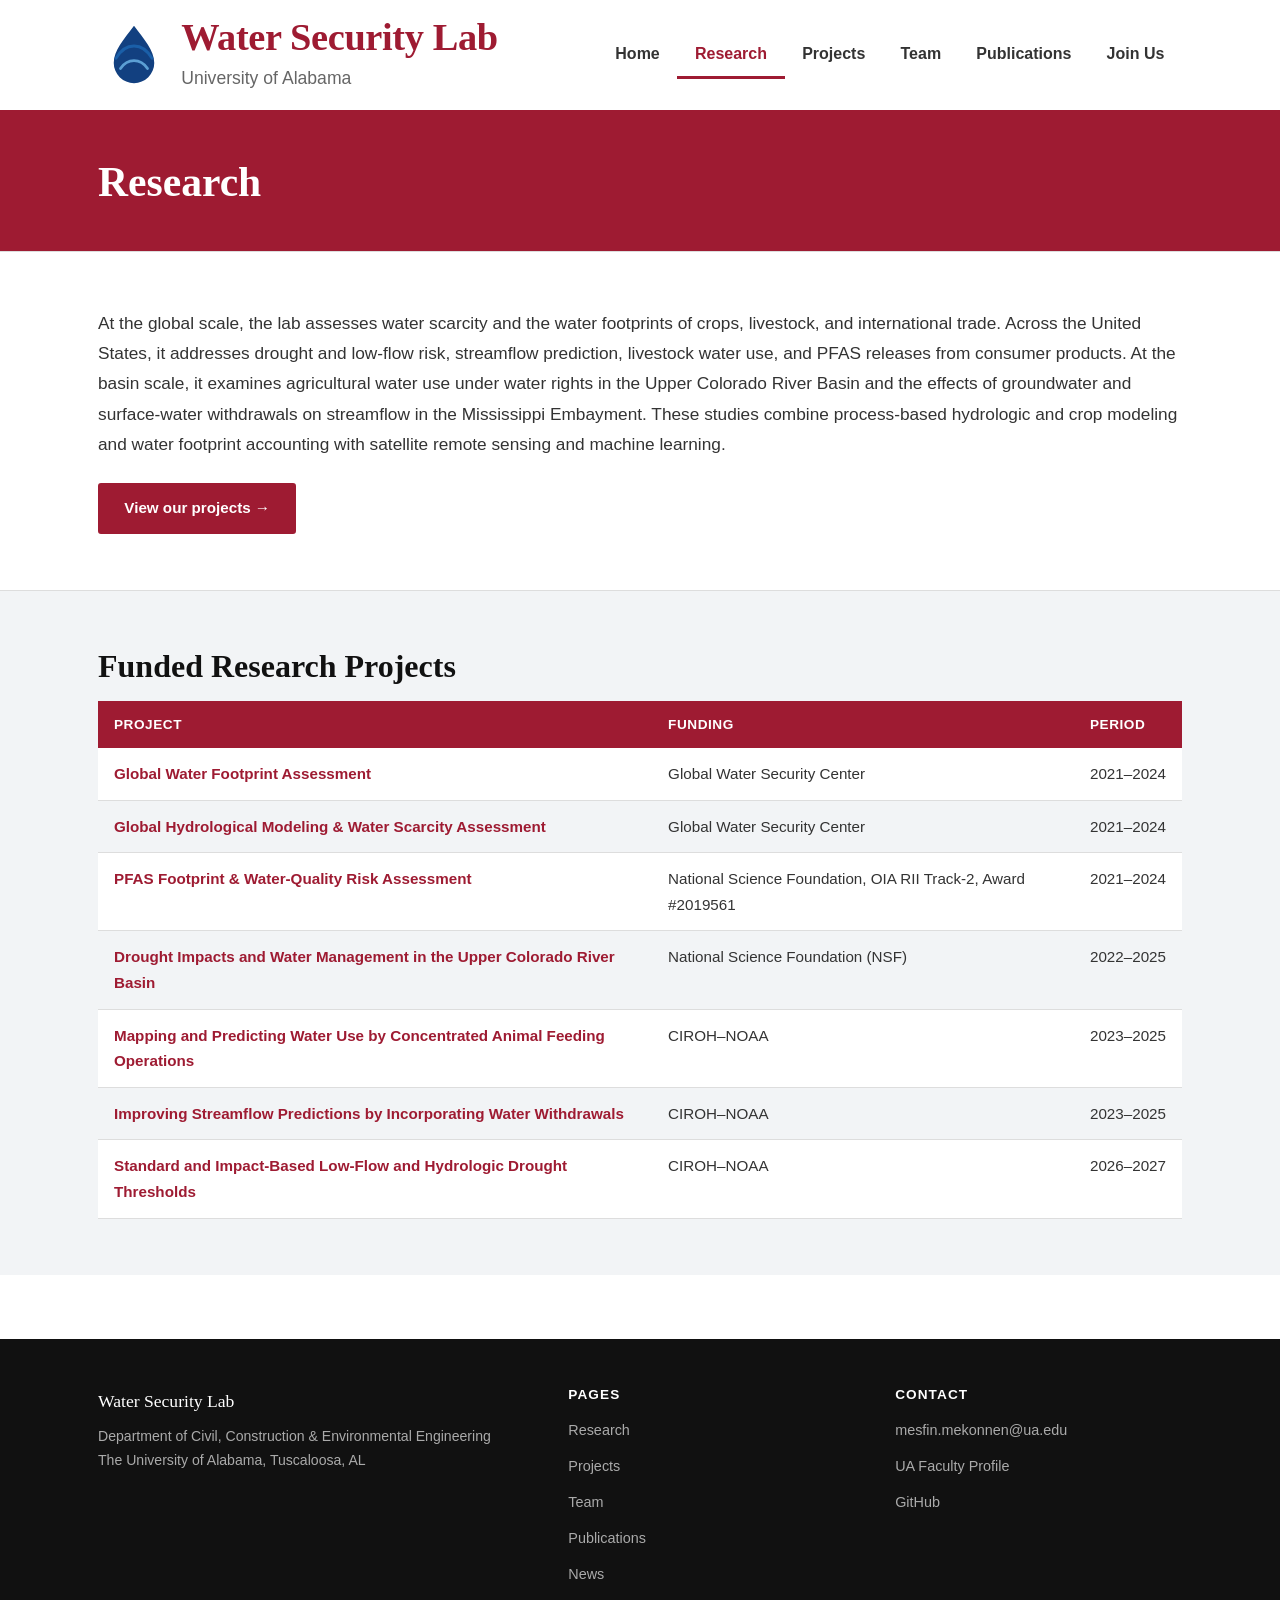
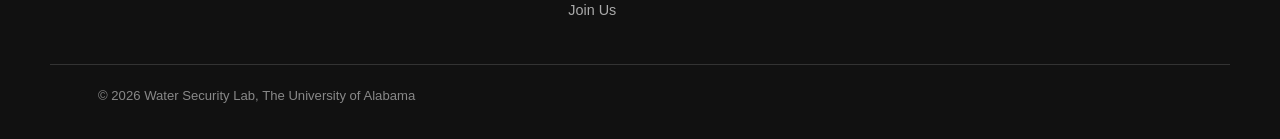
<file: research.html>
<!doctype html>
<html lang="en">
<head>
<meta charset="UTF-8">
<meta name="viewport" content="width=device-width, initial-scale=1.0">
<title>Research — Water Security Lab</title>
<link rel="icon" href="assets/img/favicon.svg" type="image/svg+xml">
<link rel="stylesheet" href="css/style.css">
</head>
<body>

<header class="site-header">
  <div class="nav">
    <a class="brand" href="index.html">
      <svg class="brand-mark" viewBox="0 0 64 64" xmlns="http://www.w3.org/2000/svg">
        <path d="M32 6c9 12 18 22 18 33a18 18 0 1 1-36 0c0-11 9-21 18-33Z" fill="#124080"/>
        <path d="M16 35c4-7 9-11 16-11s12 4 16 11" fill="none" stroke="#1A5FA8" stroke-width="2.5" stroke-linecap="round"/>
        <path d="M20 44c3-4.5 7-7 12-7s9 2.5 12 7" fill="none" stroke="#5B9FD4" stroke-width="2.5" stroke-linecap="round"/>
      </svg>
      <span>
        <span class="brand-name">Water Security Lab</span>
        <span class="brand-sub">University of Alabama</span>
      </span>
    </a>
    <button class="nav-toggle" aria-label="Toggle navigation">
      <svg viewBox="0 0 24 24" fill="none" stroke="currentColor" stroke-width="2"><path d="M4 7h16M4 12h16M4 17h16"/></svg>
    </button>
    <ul class="nav-links">
      <li><a href="index.html">Home</a></li>
      <li><a href="research.html">Research</a></li>
      <li><a href="projects.html">Projects</a></li>
      <li><a href="team.html">Team</a></li>
      <li><a href="publications.html">Publications</a></li>
      <li><a href="positions.html">Join Us</a></li>
    </ul>
  </div>
</header>

<main>
  <section class="page-hero">
    <div class="wrap">
      <h1>Research</h1>
    </div>
  </section>

  <section class="section">
    <div class="wrap">
      <p class="research-lead">At the global scale, the lab assesses water scarcity and the water footprints of crops, livestock, and international trade. Across the United States, it addresses drought and low-flow risk, streamflow prediction, livestock water use, and PFAS releases from consumer products. At the basin scale, it examines agricultural water use under water rights in the Upper Colorado River Basin and the effects of groundwater and surface-water withdrawals on streamflow in the Mississippi Embayment. These studies combine process-based hydrologic and crop modeling and water footprint accounting with satellite remote sensing and machine learning.</p>
      <a class="btn btn-blue" href="projects.html">View our projects →</a>
    </div>
  </section>

  <section class="section section--shaded">
    <div class="wrap">
      <h2>Funded Research Projects</h2>
      <div class="table-scroll">
        <table class="research-table">
          <thead>
            <tr><th>Project</th><th>Funding</th><th>Period</th></tr>
          </thead>
          <tbody id="research-projects">
            <tr><td colspan="3" class="state-msg">Loading…</td></tr>
          </tbody>
        </table>
      </div>
    </div>
  </section>
</main>

<footer class="site-footer">
  <div class="footer-inner">
    <div>
      <span class="footer-name">Water Security Lab</span>
      <p>Department of Civil, Construction & Environmental Engineering<br>The University of Alabama, Tuscaloosa, AL</p>
    </div>
    <div>
      <h4>Pages</h4>
      <ul class="footer-links">
        <li><a href="research.html">Research</a></li>
        <li><a href="projects.html">Projects</a></li>
        <li><a href="team.html">Team</a></li>
        <li><a href="publications.html">Publications</a></li>
        <li><a href="news.html">News</a></li>
        <li><a href="positions.html">Join Us</a></li>
      </ul>
    </div>
    <div>
      <h4>Contact</h4>
      <ul class="footer-links">
        <li><a href="mailto:mesfin.mekonnen@ua.edu">mesfin.mekonnen@ua.edu</a></li>
        <li><a href="https://eng.ua.edu/eng-directory/dr-mesfin-mekonnen/" target="_blank" rel="noopener">UA Faculty Profile</a></li>
        <li><a href="https://github.com/WaterFootPrint-lab" target="_blank" rel="noopener">GitHub</a></li>
      </ul>
    </div>
  </div>
  <div class="footer-bottom">© <span id="yr"></span> Water Security Lab, The University of Alabama</div>
</footer>

<script src="js/main.js"></script>
<script>
  document.getElementById('yr').textContent = new Date().getFullYear();
  renderProjectTable('#research-projects');
</script>
</body>
</html>
</file>
<file: css/style.css>
/* =========================================================================
   Water Footprint Lab — Clean Academic Theme
   White background, black/blue text, single-column layout
   ========================================================================= */

:root {
  --crimson:       #9E1B32;   /* University of Alabama crimson */
  --crimson-dark:  #7A1526;
  --crimson-light: #FBEAEC;
  --blue:       #1A5FA8;
  --blue-dark:  #124080;
  --blue-light: #EBF2FA;
  --black:      #111111;
  --gray-dark:  #333333;
  --gray-mid:   #666666;
  --gray-light: #F2F4F6;
  --border:     #DDDDDD;
  --white:      #FFFFFF;

  --font-head: "Georgia", "Times New Roman", serif;
  --font-body: "Arial", "Helvetica Neue", Helvetica, sans-serif;
  --font-mono: "Courier New", Courier, monospace;

  --maxw: 1180px;
  --maxw-narrow: 860px;
  --pad:  clamp(1.25rem, 4vw, 3rem);
}

/* =========================================================================
   Reset & Base
   ========================================================================= */
*, *::before, *::after { box-sizing: border-box; margin: 0; padding: 0; }
html { scroll-behavior: smooth; }
body {
  background: var(--white);
  color: var(--black);
  font-family: var(--font-body);
  font-size: 17px;
  line-height: 1.7;
  -webkit-font-smoothing: antialiased;
}
img { max-width: 100%; display: block; }
ul, ol { padding-left: 1.4em; }
a { color: var(--blue); }
a:hover { color: var(--blue-dark); }

h1, h2, h3, h4 {
  font-family: var(--font-head);
  color: var(--black);
  line-height: 1.2;
  font-weight: bold;
}
h1 { font-size: clamp(2rem, 4.5vw, 3rem); margin-bottom: 0.6em; }
h2 { font-size: clamp(1.5rem, 3vw, 2rem); margin-bottom: 0.5em; }
h3 { font-size: 1.2rem; margin-bottom: 0.4em; }
p  { margin-bottom: 1em; max-width: 72ch; color: var(--gray-dark); }

/* =========================================================================
   Layout
   ========================================================================= */
.wrap {
  max-width: var(--maxw);
  margin: 0 auto;
  padding-left: var(--pad);
  padding-right: var(--pad);
}
.wrap--narrow {
  max-width: var(--maxw-narrow);
}

.section {
  padding: 3.5rem 0;
  border-top: 1px solid var(--border);
}
.section:first-of-type { border-top: none; }

.section--shaded { background: var(--gray-light); }

/* =========================================================================
   Navigation
   ========================================================================= */
.site-header {
  background: var(--white);
  border-bottom: 3px solid var(--crimson);
  position: sticky;
  top: 0;
  z-index: 100;
}

.nav {
  max-width: var(--maxw);
  margin: 0 auto;
  padding: 0 var(--pad);
  display: flex;
  align-items: center;
  justify-content: space-between;
  min-height: 110px;
}

.brand {
  display: flex;
  align-items: center;
  gap: 0.7rem;
  text-decoration: none;
}
.brand-mark { width: 72px; height: 72px; flex-shrink: 0; }
.brand-name {
  font-family: var(--font-head);
  font-size: 2.4rem;
  font-weight: bold;
  color: var(--crimson);
  letter-spacing: -0.01em;
  line-height: 1.1;
}
.brand-sub {
  font-family: var(--font-body);
  font-size: 1.1rem;
  color: var(--gray-mid);
  display: block;
  margin-top: 4px;
}

.nav-links {
  display: flex;
  gap: 0;
  list-style: none;
  padding: 0;
}
.nav-links a {
  display: block;
  padding: 0.55rem 1.1rem;
  font-family: var(--font-body);
  font-size: 1rem;
  font-weight: bold;
  color: var(--gray-dark);
  text-decoration: none;
  border-bottom: 3px solid transparent;
  transition: color 0.15s, border-color 0.15s;
}
.nav-links a:hover,
.nav-links a.active {
  color: var(--crimson);
  border-bottom-color: var(--crimson);
}

.nav-toggle {
  display: none;
  background: none;
  border: none;
  cursor: pointer;
  padding: 0.4rem;
}
.nav-toggle svg { width: 26px; height: 26px; }

@media (max-width: 760px) {
  .nav-toggle { display: block; }
  .nav-links {
    display: none;
    position: absolute;
    top: 100%;
    left: 0; right: 0;
    background: var(--white);
    border-bottom: 3px solid var(--crimson);
    flex-direction: column;
    padding: 0.5rem 0 1rem;
  }
  .nav-links.open { display: flex; }
  .nav-links a { border-bottom: 1px solid var(--border); border-left: none; padding: 0.75rem var(--pad); }
  .nav-links a:last-child { border-bottom: none; }
}

/* =========================================================================
   Hero — animated impact stats
   ========================================================================= */
.hero {
  background: var(--crimson);
  padding: 0;
  overflow: hidden;
  position: relative;
}
.hero-slides {
  display: flex;
  width: 300%;
  animation: heroSlide 12s infinite;
}
@keyframes heroSlide {
  0%,28%   { transform: translateX(0); }
  33%,61%  { transform: translateX(-33.333%); }
  66%,94%  { transform: translateX(-66.666%); }
  100%     { transform: translateX(0); }
}
.hero-slide {
  width: 33.333%;
  padding: clamp(3rem,7vw,5.5rem) 0 clamp(2.5rem,6vw,5rem);
  text-align: center;
  display: flex;
  align-items: center;
  justify-content: center;
  flex-direction: column;
}
.hero-stat {
  font-family: var(--font-head);
  font-size: clamp(4.5rem, 12vw, 9rem);
  font-weight: bold;
  color: #ffffff;
  line-height: 1;
  margin-bottom: 0.2em;
  letter-spacing: -0.03em;
}
.hero-stat-label {
  font-size: clamp(1rem, 2.5vw, 1.5rem);
  color: rgba(255,255,255,0.88);
  max-width: 600px;
  margin: 0 auto 0.6rem;
  line-height: 1.4;
  font-family: var(--font-body);
}
.hero-stat-source {
  font-size: 0.8rem;
  color: rgba(255,255,255,0.55);
  font-style: italic;
  margin-top: 0.2rem;
}
/* Dot indicators -->
.hero-dots {
  position: absolute;
  bottom: 1rem;
  left: 50%;
  transform: translateX(-50%);
  display: flex;
  gap: 0.5rem;
}
.hero-dot {
  width: 8px; height: 8px;
  border-radius: 50%;
  background: rgba(255,255,255,0.4);
}
.hero-dot:nth-child(1) { animation: dotActive 12s infinite 0s; }
.hero-dot:nth-child(2) { animation: dotActive 12s infinite 4s; }
.hero-dot:nth-child(3) { animation: dotActive 12s infinite 8s; }
@keyframes dotActive {
  0%,28%  { background: rgba(255,255,255,0.95); }
  33%,100%{ background: rgba(255,255,255,0.35); }
}
@media (prefers-reduced-motion: reduce) {
  .hero-slides { animation: none; }
  .hero-slide:not(:first-child) { display: none; }
  .hero-dots { display: none; }
}

/* =========================================================================
   Buttons
   ========================================================================= */
.btn {
  display: inline-block;
  padding: 0.7em 1.6em;
  font-family: var(--font-body);
  font-size: 0.95rem;
  font-weight: bold;
  border-radius: 3px;
  text-decoration: none;
  cursor: pointer;
  border: 2px solid var(--white);
  background: var(--white);
  color: var(--crimson);
  transition: background 0.15s, color 0.15s;
}
.btn:hover { background: var(--crimson-light); color: var(--crimson-dark); }

.btn-outline {
  background: transparent;
  color: var(--white);
  border: 2px solid var(--white);
}
.btn-outline:hover { background: var(--white); color: var(--blue-dark); }

.btn-blue {
  background: var(--crimson);
  color: var(--white);
  border: 2px solid var(--crimson);
}
.btn-blue:hover { background: var(--crimson-dark); border-color: var(--crimson-dark); }

/* =========================================================================
   Page header (inner pages)
   ========================================================================= */
.page-hero {
  background: var(--crimson);
  color: var(--white);
  padding: 2.8rem 0 2.4rem;
}
.page-hero h1 { color: var(--white); font-size: clamp(1.8rem, 4vw, 2.6rem); margin-bottom: 0.3rem; }
.page-hero p  { color: #C8DAEE; margin: 0; font-size: 1.05rem; }

/* =========================================================================
   Section label
   ========================================================================= */
.section-label {
  font-family: var(--font-body);
  font-size: 0.78rem;
  font-weight: bold;
  text-transform: uppercase;
  letter-spacing: 0.12em;
  color: var(--blue);
  margin-bottom: 0.6rem;
  display: block;
}

/* =========================================================================
   PI / Team
   ========================================================================= */
.pi-block {
  display: grid;
  grid-template-columns: 320px 1fr;
  gap: 3rem;
  align-items: start;
}
@media (max-width: 700px) {
  .pi-block { grid-template-columns: 1fr; }
  .pi-photo { max-width: 280px; margin: 0 auto; }
}
.pi-photo {
  width: 100%;
  aspect-ratio: 1;
  border-radius: 6px;
  overflow: hidden;
  border: 1px solid var(--border);
  background: var(--gray-light);
}
.pi-photo img { width: 100%; height: 100%; object-fit: cover; }

.pi-creds {
  list-style: none;
  padding: 0;
  margin-top: 1rem;
  padding-top: 1rem;
  border-top: 1px solid var(--border);
  font-size: 0.88rem;
  color: var(--gray-mid);
}
.pi-creds li { margin-bottom: 0.35rem; }

.pi-links { display: flex; gap: 0.8rem; flex-wrap: wrap; margin-top: 1rem; }
.pi-links a {
  font-size: 0.9rem;
  font-weight: bold;
  color: var(--blue);
  text-decoration: none;
  border: 1px solid var(--blue);
  padding: 0.3em 0.8em;
  border-radius: 3px;
}
.pi-links a:hover { background: var(--blue); color: var(--white); }

/* Student grid — circular photo style */
.team-grid {
  display: grid;
  grid-template-columns: repeat(3, 1fr);
  gap: 2.4rem 1.5rem;
  text-align: center;
}
@media (max-width: 760px) { .team-grid { grid-template-columns: repeat(2, 1fr); } }
@media (max-width: 480px) { .team-grid { grid-template-columns: 1fr; } }

.team-card {
  display: flex;
  flex-direction: column;
  align-items: center;
  cursor: pointer;
}
.team-card-photo {
  width: 190px;
  height: 190px;
  border-radius: 50%;
  overflow: hidden;
  background: var(--gray-light);
  border: 1px solid var(--border);
  margin-bottom: 0.9rem;
}
.team-card-photo img { width: 100%; height: 100%; object-fit: cover; }
.team-card-name {
  font-size: 1.05rem;
  font-weight: bold;
  color: var(--crimson);
  margin-bottom: 0.15rem;
}
.team-card:hover .team-card-name { text-decoration: underline; }
.team-card-role { font-size: 0.88rem; color: var(--gray-mid); margin-bottom: 0.6rem; }
.team-card-icons { display: flex; gap: 0.7rem; justify-content: center; }
.team-card-icons a, .team-card-icons span {
  display: inline-flex;
  align-items: center;
  justify-content: center;
  width: 28px; height: 28px;
  border-radius: 50%;
  background: var(--crimson);
  color: var(--white);
}
.team-card-icons a svg, .team-card-icons span svg { width: 14px; height: 14px; }
.team-card-icons a:hover { background: var(--crimson-dark); }

/* Modal (research focus detail) */
.modal-overlay {
  display: none;
  position: fixed;
  inset: 0;
  background: rgba(17,17,17,0.6);
  z-index: 1000;
  align-items: center;
  justify-content: center;
  padding: 1.5rem;
}
.modal-overlay.open { display: flex; }
.modal-box {
  background: var(--white);
  border-radius: 6px;
  max-width: 520px;
  width: 100%;
  max-height: 86vh;
  overflow-y: auto;
  padding: 2rem;
  position: relative;
}
.modal-close {
  position: absolute;
  top: 0.9rem;
  right: 1rem;
  background: none;
  border: none;
  font-size: 1.6rem;
  line-height: 1;
  color: var(--gray-mid);
  cursor: pointer;
}
.modal-close:hover { color: var(--crimson); }
.modal-photo {
  width: 150px; height: 150px;
  border-radius: 50%;
  overflow: hidden;
  margin: 0 auto 1.2rem;
  border: 1px solid var(--border);
}
.modal-photo img { width: 100%; height: 100%; object-fit: cover; }
.modal-box h3 { text-align: center; font-size: 1.3rem; margin-bottom: 0.2rem; }
.modal-role { text-align: center; color: var(--crimson); font-weight: bold; font-size: 0.95rem; margin-bottom: 1.2rem; }
.modal-box p { max-width: none; text-align: left; }
.modal-links { display: flex; gap: 0.8rem; justify-content: center; margin-top: 1.2rem; }
.modal-links a {
  font-size: 0.88rem; font-weight: bold; color: var(--crimson);
  border: 1px solid var(--crimson); padding: 0.35em 0.9em; border-radius: 3px; text-decoration: none;
}
.modal-links a:hover { background: var(--crimson); color: var(--white); }

/* =========================================================================
   Projects
   ========================================================================= */
.project-list { display: flex; flex-direction: column; gap: 0; }
.project-item {
  padding: 1.8rem 0;
  border-bottom: 1px solid var(--border);
}
.project-item:last-child { border-bottom: none; }
.project-item h3 { color: var(--blue-dark); font-size: 1.15rem; margin-bottom: 0.3rem; }
.project-item p  { color: var(--gray-dark); margin-bottom: 0.5rem; }
.project-tags { display: flex; gap: 0.5rem; flex-wrap: wrap; }
.tag {
  font-size: 0.75rem;
  font-weight: bold;
  text-transform: uppercase;
  letter-spacing: 0.04em;
  background: var(--blue-light);
  color: var(--blue-dark);
  padding: 0.25em 0.65em;
  border-radius: 2px;
}

/* =========================================================================
   News
   ========================================================================= */
.news-list { display: flex; flex-direction: column; gap: 0; }
.news-item {
  padding: 1.8rem 0;
  border-bottom: 1px solid var(--border);
}
.news-item:last-child { border-bottom: none; }
.news-date {
  font-size: 0.82rem;
  font-family: var(--font-mono);
  color: var(--gray-mid);
  margin-bottom: 0.4rem;
}
.news-item h3 { font-size: 1.1rem; color: var(--black); margin-bottom: 0.3rem; }
.news-item h3 a { color: var(--blue-dark); text-decoration: none; }
.news-item h3 a:hover { text-decoration: underline; }
.news-item p  { color: var(--gray-dark); margin-bottom: 0.4rem; }
.news-tag {
  display: inline-block;
  font-size: 0.73rem;
  font-weight: bold;
  text-transform: uppercase;
  background: var(--blue-light);
  color: var(--blue-dark);
  padding: 0.2em 0.55em;
  border-radius: 2px;
}

/* =========================================================================
   Publications
   ========================================================================= */
.pub-list { display: flex; flex-direction: column; gap: 0; }
.pub-item {
  display: grid;
  grid-template-columns: 56px 1fr;
  gap: 1.4rem;
  padding: 1.6rem 0;
  border-bottom: 1px solid var(--border);
}
.pub-item:last-child { border-bottom: none; }
.pub-year {
  font-family: var(--font-mono);
  font-size: 0.9rem;
  font-weight: bold;
  color: var(--blue);
  padding-top: 0.15rem;
}
.pub-title { font-weight: bold; color: var(--black); display: block; margin-bottom: 0.25rem; font-size: 1rem; }
.pub-meta  { font-size: 0.9rem; color: var(--gray-mid); margin-bottom: 0.35rem; }
.pub-meta em { font-style: italic; }
.pub-link  { font-size: 0.88rem; color: var(--blue); }
@media (max-width: 540px) {
  .pub-item { grid-template-columns: 1fr; gap: 0.3rem; }
}

/* Filter buttons */
.filter-row { display: flex; gap: 0.5rem; flex-wrap: wrap; margin-bottom: 2rem; }
.filter-btn {
  font-size: 0.82rem;
  font-weight: bold;
  padding: 0.4em 1em;
  border: 1px solid var(--border);
  background: var(--white);
  color: var(--gray-mid);
  border-radius: 20px;
  cursor: pointer;
  transition: all 0.15s;
}
.filter-btn:hover  { border-color: var(--blue); color: var(--blue); }
.filter-btn.active { background: var(--blue); border-color: var(--blue); color: var(--white); }

/* =========================================================================
   Positions
   ========================================================================= */
.position-item {
  padding: 1.8rem;
  border: 1px solid var(--border);
  border-radius: 4px;
  margin-bottom: 1.2rem;
  background: var(--white);
}
.position-head { display: flex; justify-content: space-between; align-items: flex-start; gap: 1rem; flex-wrap: wrap; margin-bottom: 0.5rem; }
.position-head h3 { color: var(--blue-dark); margin: 0; font-size: 1.1rem; }
.status-badge {
  font-size: 0.75rem;
  font-weight: bold;
  text-transform: uppercase;
  letter-spacing: 0.05em;
  padding: 0.3em 0.8em;
  border-radius: 20px;
  white-space: nowrap;
}
.status-badge.open   { background: #E6F4EA; color: #2E7D32; }
.status-badge.closed { background: var(--gray-light); color: var(--gray-mid); }
.position-meta { font-size: 0.85rem; color: var(--gray-mid); margin-bottom: 0.8rem; }
.position-item p { color: var(--gray-dark); font-size: 0.97rem; margin-bottom: 1rem; }

/* =========================================================================
   Quick-links grid (home page)
   ========================================================================= */
.quicklinks {
  display: grid;
  grid-template-columns: repeat(3, 1fr);
  gap: 1rem;
}
@media (max-width: 640px) { .quicklinks { grid-template-columns: 1fr 1fr; } }
.quicklink-card {
  display: block;
  padding: 1.4rem 1.2rem;
  border: 1px solid var(--border);
  border-radius: 4px;
  text-decoration: none;
  color: var(--black);
  background: var(--white);
  transition: border-color 0.15s, background 0.15s;
}
.quicklink-card:hover { border-color: var(--blue); background: var(--blue-light); color: var(--black); }
.quicklink-card strong { display: block; font-size: 1rem; color: var(--blue-dark); margin-bottom: 0.25rem; }
.quicklink-card span  { font-size: 0.88rem; color: var(--gray-mid); }

/* =========================================================================
   Research questions (home)
   ========================================================================= */
.questions { display: flex; flex-direction: column; gap: 0; }
.question-item { padding: 1.2rem 0; border-bottom: 1px solid var(--border); }
.question-item:last-child { border-bottom: none; }
.question-num { font-size: 0.8rem; font-weight: bold; color: var(--blue); letter-spacing: 0.08em; display: block; margin-bottom: 0.2rem; }
.question-item h3 { font-size: 1rem; color: var(--black); margin-bottom: 0.2rem; }
.question-item p  { font-size: 0.95rem; color: var(--gray-mid); margin: 0; }

/* =========================================================================
   Footer
   ========================================================================= */
.site-footer {
  background: var(--black);
  color: #CCCCCC;
  padding: 3rem 0 2rem;
  margin-top: 4rem;
}
.footer-inner {
  max-width: var(--maxw);
  margin: 0 auto;
  padding: 0 var(--pad);
  display: grid;
  grid-template-columns: 1.5fr 1fr 1fr;
  gap: 2.5rem;
}
@media (max-width: 640px) { .footer-inner { grid-template-columns: 1fr; gap: 2rem; } }
.site-footer h4 { color: var(--white); font-size: 0.85rem; text-transform: uppercase; letter-spacing: 0.08em; margin-bottom: 0.8rem; font-family: var(--font-body); }
.footer-name { color: var(--white); font-family: var(--font-head); font-size: 1.1rem; margin-bottom: 0.5rem; display: block; }
.site-footer p { color: #AAAAAA; font-size: 0.88rem; }
.footer-links { list-style: none; padding: 0; }
.footer-links li { margin-bottom: 0.45rem; }
.footer-links a { color: #AAAAAA; text-decoration: none; font-size: 0.9rem; }
.footer-links a:hover { color: var(--white); }
.footer-bottom {
  max-width: var(--maxw);
  margin: 2rem auto 0;
  padding: 1.2rem var(--pad) 0;
  border-top: 1px solid #333;
  font-size: 0.82rem;
  color: #888;
}

/* =========================================================================
   Research Highlights Gallery (home page) — horizontal scroll
   ========================================================================= */
.highlights-scroll-wrap {
  position: relative;
}
.highlights-list {
  display: flex;
  gap: 1.6rem;
  overflow-x: auto;
  scroll-snap-type: x mandatory;
  scroll-behavior: smooth;
  padding-bottom: 1rem;
  -webkit-overflow-scrolling: touch;
}
.highlights-list::-webkit-scrollbar { height: 8px; }
.highlights-list::-webkit-scrollbar-track { background: var(--gray-light); border-radius: 4px; }
.highlights-list::-webkit-scrollbar-thumb { background: var(--border); border-radius: 4px; }
.highlights-list::-webkit-scrollbar-thumb:hover { background: var(--crimson); }

.highlight-card {
  flex: 0 0 460px;
  scroll-snap-align: start;
  display: flex;
  flex-direction: column;
  background: var(--white);
  border: 1px solid var(--border);
  border-radius: 6px;
  overflow: hidden;
  cursor: pointer;
  transition: box-shadow 0.2s ease, transform 0.2s ease, border-color 0.2s ease;
}
.highlight-card:hover {
  box-shadow: 0 16px 32px -18px rgba(0,0,0,0.3);
  transform: translateY(-4px);
  border-color: var(--crimson);
}
@media (max-width: 480px) { .highlight-card { flex-basis: 86vw; } }

.highlight-img-wrap {
  width: 100%;
  aspect-ratio: 4 / 3;
  background: var(--gray-light);
  overflow: hidden;
  flex-shrink: 0;
}
.highlight-img-wrap img {
  width: 100%;
  height: 100%;
  object-fit: contain;
  background: var(--white);
  transition: transform 0.4s ease;
}
.highlight-card:hover .highlight-img-wrap img { transform: scale(1.04); }

.highlight-body { padding: 1rem 1.1rem 1.2rem; flex: 1; }
.highlight-citation {
  font-size: 0.85rem;
  color: var(--gray-dark);
  line-height: 1.5;
}
.highlight-citation em { font-style: italic; }

/* Scroll arrow buttons */
.gallery-arrow {
  position: absolute;
  top: 38%;
  transform: translateY(-50%);
  width: 42px; height: 42px;
  border-radius: 50%;
  background: var(--white);
  border: 1px solid var(--border);
  box-shadow: 0 6px 16px rgba(0,0,0,0.15);
  display: flex;
  align-items: center;
  justify-content: center;
  cursor: pointer;
  z-index: 5;
  color: var(--crimson);
}
.gallery-arrow:hover { background: var(--crimson); color: var(--white); border-color: var(--crimson); }
.gallery-arrow svg { width: 20px; height: 20px; }
.gallery-arrow.prev { left: -8px; }
.gallery-arrow.next { right: -8px; }
@media (max-width: 700px) { .gallery-arrow { display: none; } }

/* Lightbox for full-size figure viewing */
.lightbox-overlay {
  display: none;
  position: fixed;
  inset: 0;
  background: rgba(17,17,17,0.82);
  z-index: 1100;
  align-items: center;
  justify-content: center;
  padding: 2rem 1.2rem;
}
.lightbox-overlay.open { display: flex; }
.lightbox-box {
  background: var(--white);
  border-radius: 6px;
  max-width: 920px;
  width: 100%;
  max-height: 90vh;
  overflow-y: auto;
  position: relative;
}
.lightbox-close {
  position: absolute;
  top: 0.8rem; right: 1rem;
  background: rgba(255,255,255,0.9);
  border: none;
  border-radius: 50%;
  width: 36px; height: 36px;
  font-size: 1.5rem;
  line-height: 1;
  cursor: pointer;
  color: var(--black);
}
.lightbox-close:hover { color: var(--crimson); }
.lightbox-box img { width: 100%; height: auto; display: block; }
.lightbox-info { padding: 1.4rem 1.6rem 1.6rem; }
.lightbox-info .highlight-citation { font-size: 0.95rem; }
.lightbox-info .highlight-citation a { color: var(--blue); }

/* =========================================================================
   Utility / State
   ========================================================================= */
.state-msg { color: var(--gray-mid); font-size: 0.9rem; padding: 1rem 0; }
.divider { border: none; border-top: 1px solid var(--border); margin: 2.5rem 0; }

/* =========================================================================
   Positions page — contact / apply band
   ========================================================================= */
.contact-band {
  background: var(--crimson);
  color: #fff;
  border-radius: 6px;
  padding: 2.4rem 2.6rem;
  margin-top: 2.4rem;
}
.contact-band h3 { color: #fff; margin-bottom: 0.4rem; font-size: 1.3rem; }
.contact-band p  { color: rgba(255,255,255,0.88); margin-bottom: 1.2rem; max-width: none; }
.contact-band .btn-white {
  display: inline-block;
  padding: 0.7em 1.6em;
  font-weight: bold;
  font-size: 0.95rem;
  background: #fff;
  color: var(--crimson);
  border: 2px solid #fff;
  border-radius: 3px;
  text-decoration: none;
  margin-right: 0.8rem;
  margin-bottom: 0.5rem;
}
.contact-band .btn-white:hover { background: var(--crimson-light); }
.contact-band .btn-outline-white {
  display: inline-block;
  padding: 0.7em 1.6em;
  font-weight: bold;
  font-size: 0.95rem;
  background: transparent;
  color: #fff;
  border: 2px solid rgba(255,255,255,0.7);
  border-radius: 3px;
  text-decoration: none;
  margin-bottom: 0.5rem;
}
.contact-band .btn-outline-white:hover { background: rgba(255,255,255,0.15); }
/* =========================================================================
   Team — Research Interests toggle + alumni
   ========================================================================= */
.team-card { cursor: default; }
.team-card:hover .team-card-name { text-decoration: none; }
.interests-toggle {
  display: inline-flex;
  align-items: center;
  gap: 0.35rem;
  margin: 0 0 0.7rem;
  padding: 0.35em 0.95em;
  font-family: var(--font-body);
  font-size: 0.85rem;
  font-weight: bold;
  color: var(--crimson);
  background: var(--white);
  border: 1px solid var(--crimson);
  border-radius: 3px;
  cursor: pointer;
  transition: background 0.15s, color 0.15s;
}
.interests-toggle:hover,
.interests-toggle:focus-visible { background: var(--crimson); color: var(--white); }
.interests-toggle .caret { display: inline-block; transition: transform 0.15s; }
.interests-toggle[aria-expanded="true"] .caret { transform: rotate(180deg); }
.interests-panel {
  text-align: left;
  font-size: 0.92rem;
  color: var(--gray-dark);
  background: var(--white);
  border-left: 3px solid var(--crimson);
  padding: 0.7rem 0.9rem;
  margin-bottom: 0.8rem;
  max-width: 340px;
}
.interests-panel p { margin: 0; }
.alumni-area { font-size: 0.9rem; color: var(--gray-dark); max-width: 300px; margin: 0 auto 0.5rem; }
.alumni-position { font-size: 0.88rem; color: var(--gray-mid); margin: 0 auto 0.6rem; }
.team-grid { align-items: start; }

/* =========================================================================
   Home — About the Lab
   ========================================================================= */
.about-lead { font-size: 1.12rem; line-height: 1.7; color: var(--black); max-width: none; margin-bottom: 1.2rem; }
.about-text p { max-width: none; line-height: 1.75; }
.about-figure { margin: 1.8rem 0 0; }
.about-figure img { width: 100%; height: auto; border: 1px solid var(--border); border-radius: 4px; display: block; }
.about-figure figcaption a { color: var(--blue); }

/* =========================================================================
   Projects — cards
   ========================================================================= */
.project-list { gap: 2rem; }
.project-card {
  background: var(--white);
  border: 1px solid var(--border);
  border-radius: 6px;
  overflow: hidden;
  box-shadow: 0 6px 24px -14px rgba(0,0,0,0.25);
}
.project-head {
  background: var(--crimson);
  color: var(--white);
  padding: 1.1rem 1.6rem;
  display: flex;
  justify-content: space-between;
  align-items: baseline;
  gap: 1rem;
  flex-wrap: wrap;
}
.project-head h3 { color: var(--white); margin: 0; font-size: clamp(1.1rem, 2vw, 1.3rem); }
.project-period { color: rgba(255,255,255,0.88); font-size: 0.92rem; font-weight: bold; white-space: nowrap; }
.project-body {
  display: grid;
  grid-template-columns: minmax(0, 2.3fr) minmax(220px, 1fr);
  gap: 2rem;
  padding: 1.6rem;
}
@media (max-width: 820px) { .project-body { grid-template-columns: 1fr; gap: 1.2rem; } }
.project-main p { max-width: none; line-height: 1.7; margin-bottom: 1.2rem; }
.project-facts {
  margin: 0;
  background: var(--gray-light);
  border-left: 4px solid var(--crimson);
  border-radius: 4px;
  padding: 1rem 1.2rem;
  align-self: start;
}
.project-fact + .project-fact { margin-top: 0.85rem; }
.project-fact dt {
  font-size: 0.74rem;
  font-weight: bold;
  text-transform: uppercase;
  letter-spacing: 0.08em;
  color: var(--crimson);
  margin-bottom: 0.15rem;
}
.project-fact dd { margin: 0; font-size: 0.92rem; color: var(--gray-dark); line-height: 1.5; }
.project-pubs { border-top: 1px solid var(--border); padding-top: 1rem; }
.project-pubs h4 { font-family: var(--font-body); font-size: 0.95rem; color: var(--black); margin: 0 0 0.6rem; }
.project-pubs ul { list-style: none; margin: 0; padding: 0; }
.project-pubs li {
  font-size: 0.92rem;
  color: var(--gray-dark);
  line-height: 1.55;
  padding-left: 1rem;
  position: relative;
  margin-bottom: 0.5rem;
}
.project-pubs li::before { content: ""; position: absolute; left: 0; top: 0.6em; width: 6px; height: 6px; border-radius: 50%; background: var(--crimson); }
.project-pubs a { color: var(--blue-dark); }
.project-more { display: inline-block; margin-top: 0.4rem; font-size: 0.9rem; font-weight: bold; color: var(--crimson); }

/* =========================================================================
   Research page
   ========================================================================= */
.research-lead { font-size: 1.08rem; line-height: 1.75; max-width: none; }
.research-lead + .btn { margin-top: 0.4rem; }
.table-scroll { overflow-x: auto; margin-top: 1rem; }
.research-table { width: 100%; border-collapse: collapse; background: var(--white); font-size: 0.95rem; }
.research-table th {
  background: var(--crimson);
  color: var(--white);
  text-align: left;
  padding: 0.75rem 1rem;
  font-size: 0.85rem;
  letter-spacing: 0.04em;
  text-transform: uppercase;
}
.research-table td { padding: 0.8rem 1rem; border-bottom: 1px solid var(--border); color: var(--gray-dark); vertical-align: top; }
.research-table tbody tr:nth-child(even) td { background: var(--gray-light); }
.research-table td a { color: var(--crimson); font-weight: bold; text-decoration: none; }
.research-table td a:hover { text-decoration: underline; }
.research-table .nowrap { white-space: nowrap; }
.project-card { scroll-margin-top: 130px; }
</file>
